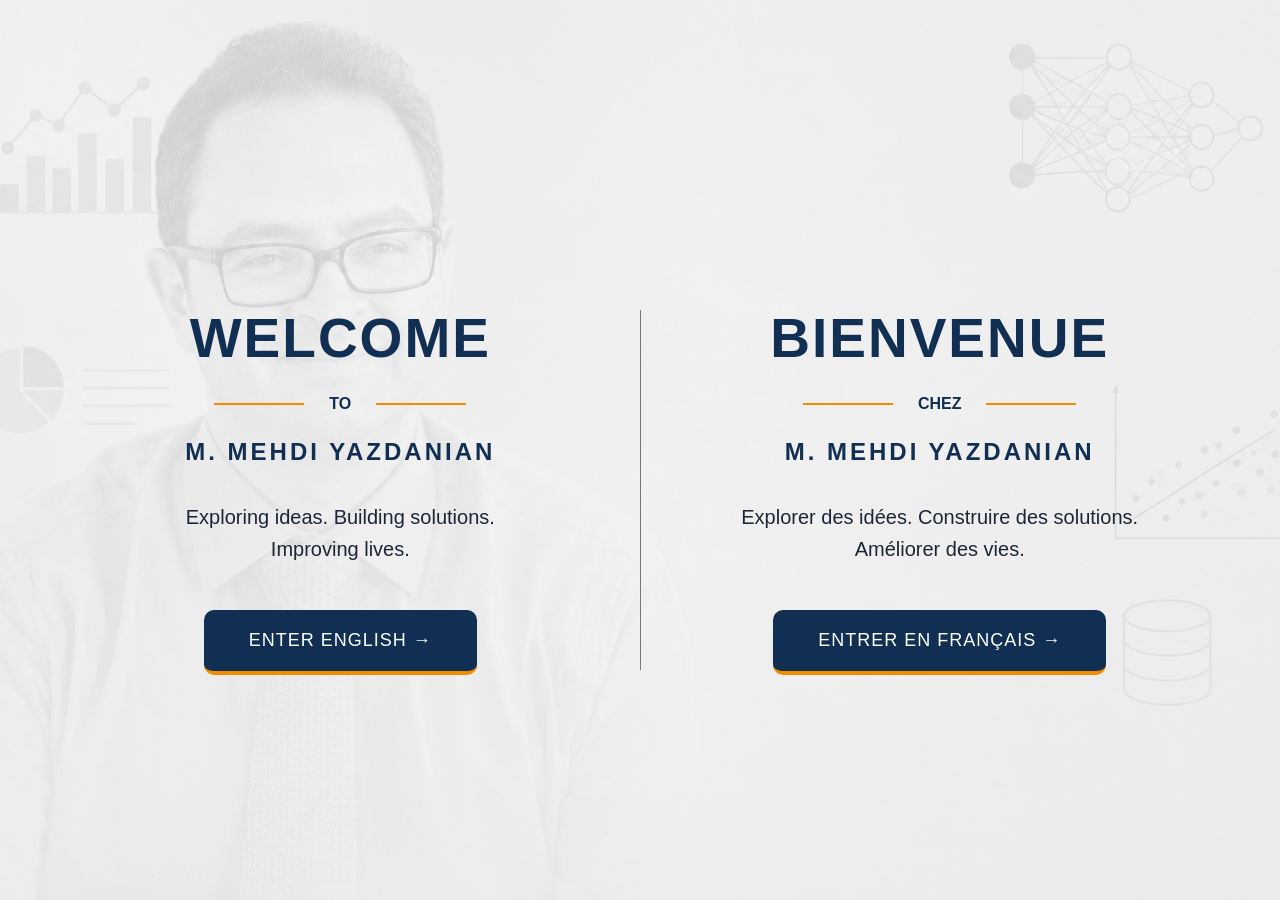
<file: index.html>
<!DOCTYPE html>
<html lang="en">

<head>

    <meta charset="UTF-8">
    <meta name="viewport" content="width=device-width, initial-scale=1.0">

    <title>M. Mehdi Yazdanian</title>

    <link rel="stylesheet" href="style.css">

</head>


<body>


<section class="welcome-page">


    <div class="overlay"></div>


    <!-- <div class="top-logo">

        <div class="logo">
            M<span>Y</span>
        </div>

        <h2>
            M. MEHDI YAZDANIAN
        </h2>

    </div> -->



    <div class="language-container">


        <!-- English -->

        <div class="language-box">


            <h1>
                WELCOME
            </h1>


            <div class="line">

                <span></span>

                TO

                <span></span>

            </div>



            <h2>
                M. MEHDI YAZDANIAN
            </h2>



            <p>
                Exploring ideas. Building solutions.<br>
                Improving lives.
            </p>



            <a href="en/home.html" class="button">

                ENTER ENGLISH →

            </a>


        </div>





        <div class="divider"></div>





        <!-- French -->


        <div class="language-box">


            <h1>
                BIENVENUE
            </h1>


            <div class="line">

                <span></span>

                CHEZ

                <span></span>

            </div>



            <h2>
                M. MEHDI YAZDANIAN
            </h2>



            <p>
                Explorer des idées. Construire des solutions.<br>
                Améliorer des vies.
            </p>



            <a href="fr/home.html" class="button">

                ENTRER EN FRANÇAIS →

            </a>


        </div>



    </div>



</section>



</body>

</html>
</file>
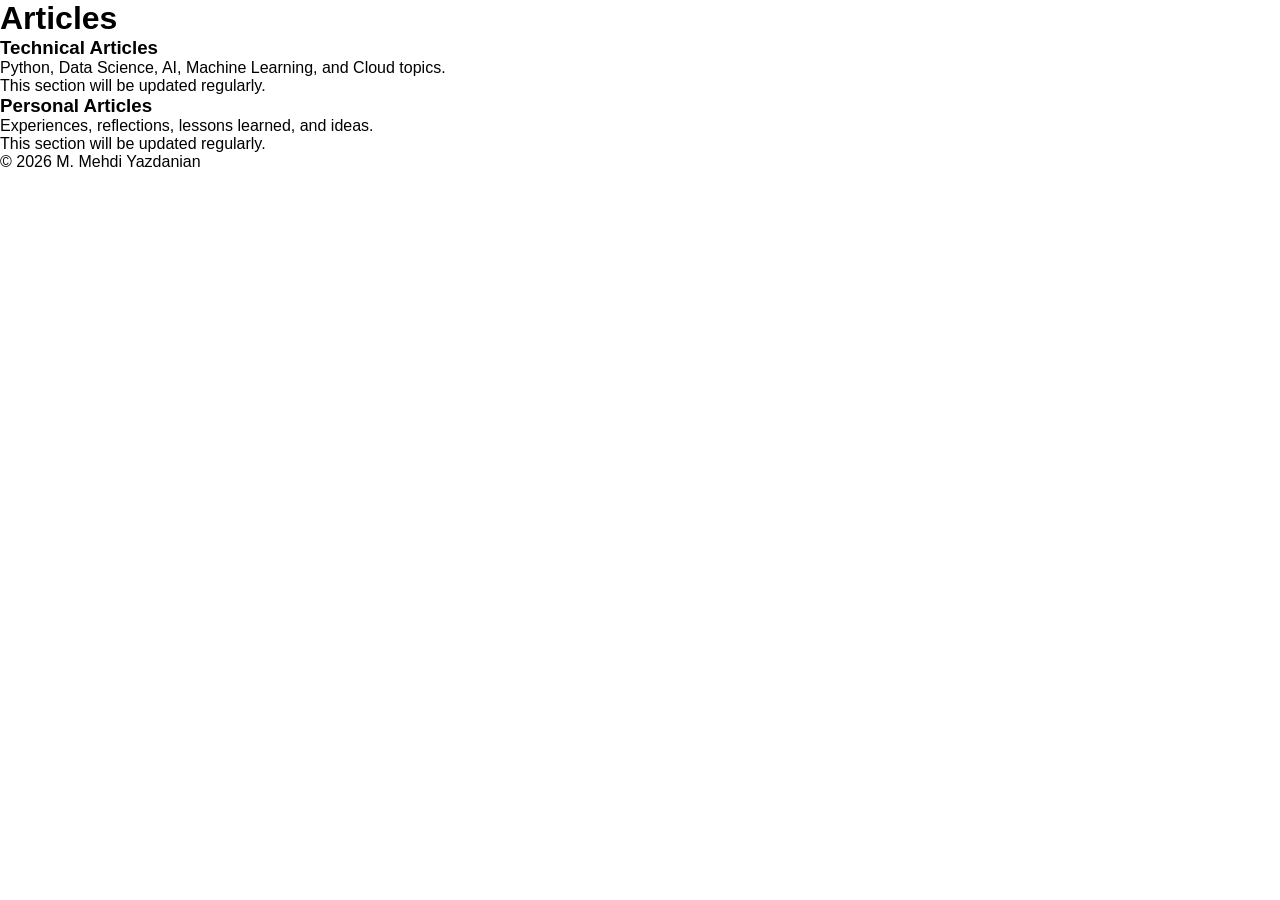
<file: en/articles.html>
<!DOCTYPE html>
<html lang="en">

<head>
    <meta charset="UTF-8">
    <title>Articles</title>
    <link rel="stylesheet" href="../style.css">
</head>

<body>

<header>

    <h1>Articles</h1>

</header>

<section class="cards">

    <div class="card">

        <h3>Technical Articles</h3>

        <p>
            Python, Data Science, AI,
            Machine Learning, and Cloud topics.
        </p>

        <p>
            This section will be updated regularly.
        </p>

    </div>

    <div class="card">

        <h3>Personal Articles</h3>

        <p>
            Experiences, reflections,
            lessons learned, and ideas.
        </p>

        <p>
            This section will be updated regularly.
        </p>

    </div>

</section>

<footer>
    <p>© 2026 M. Mehdi Yazdanian</p>
</footer>

</body>
</html>
</file>
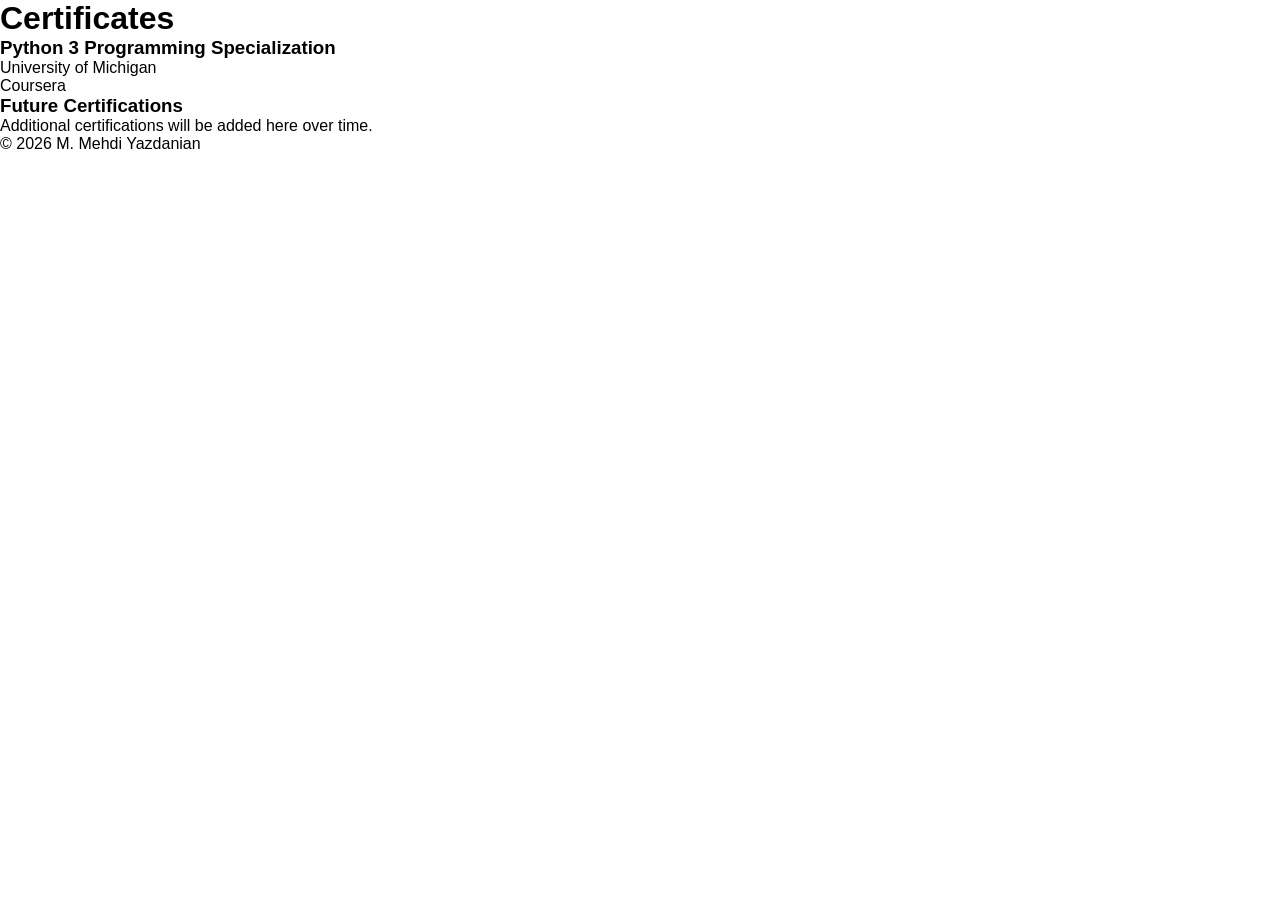
<file: en/certificates.html>
<!DOCTYPE html>
<html lang="en">

<head>
    <meta charset="UTF-8">
    <title>Certificates</title>
    <link rel="stylesheet" href="../style.css">
</head>

<body>

<header>
    <h1>Certificates</h1>
</header>

<section class="cards">

    <div class="card">

        <h3>
            Python 3 Programming Specialization
        </h3>

        <p>
            University of Michigan
        </p>

        <p>
            Coursera
        </p>

    </div>

    <div class="card">

        <h3>
            Future Certifications
        </h3>

        <p>
            Additional certifications will
            be added here over time.
        </p>

    </div>

</section>

<footer>
    <p>© 2026 M. Mehdi Yazdanian</p>
</footer>

</body>
</html>
</file>
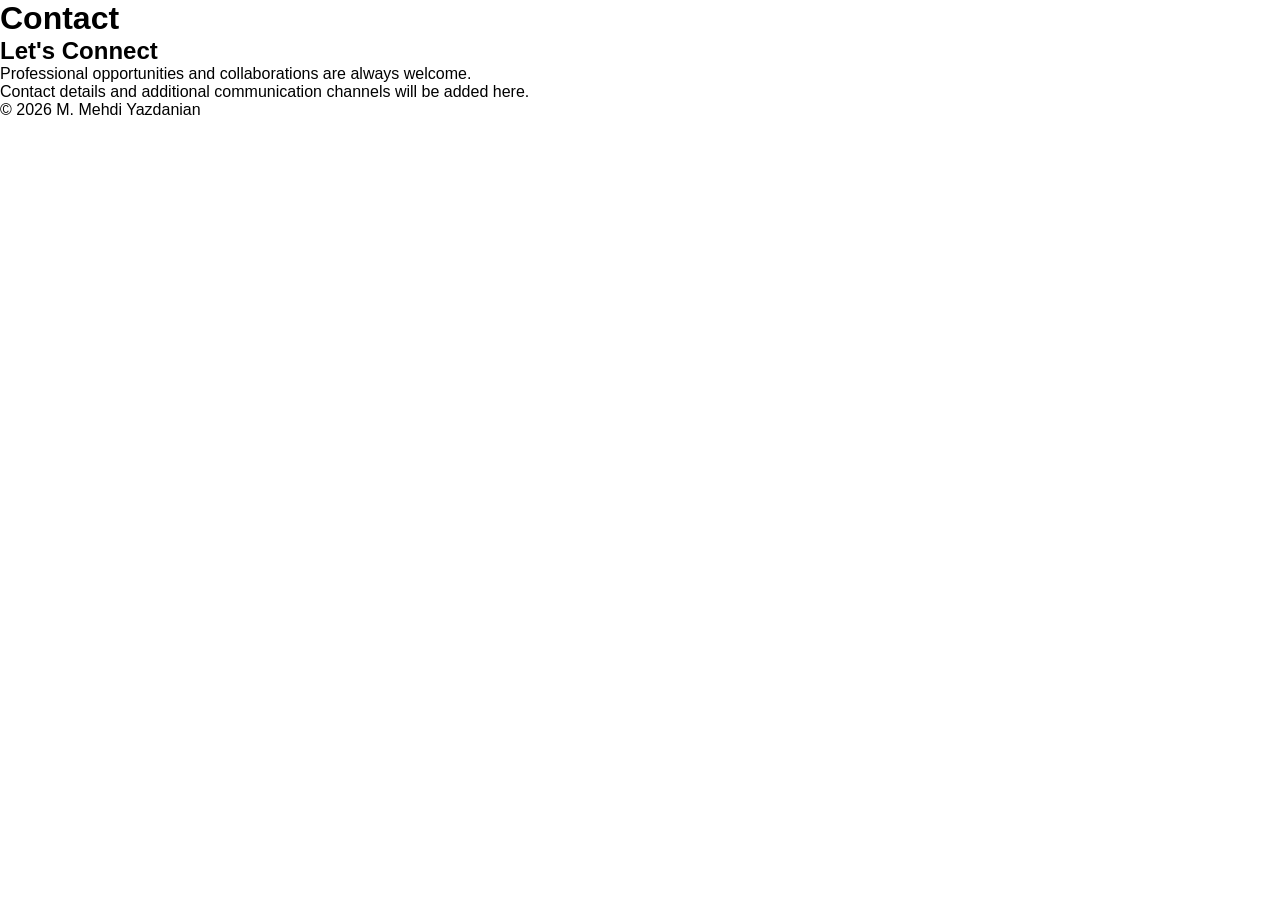
<file: en/contact.html>
<!DOCTYPE html>
<html lang="en">

<head>
    <meta charset="UTF-8">
    <title>Contact</title>
    <link rel="stylesheet" href="../style.css">
</head>

<body>

<header>
    <h1>Contact</h1>
</header>

<section class="coming-soon">

    <h2>Let's Connect</h2>

    <p>
        Professional opportunities and
        collaborations are always welcome.
    </p>

    <p>
        Contact details and additional
        communication channels will be added here.
    </p>

</section>

<footer>
    <p>© 2026 M. Mehdi Yazdanian</p>
</footer>

</body>
</html>
</file>
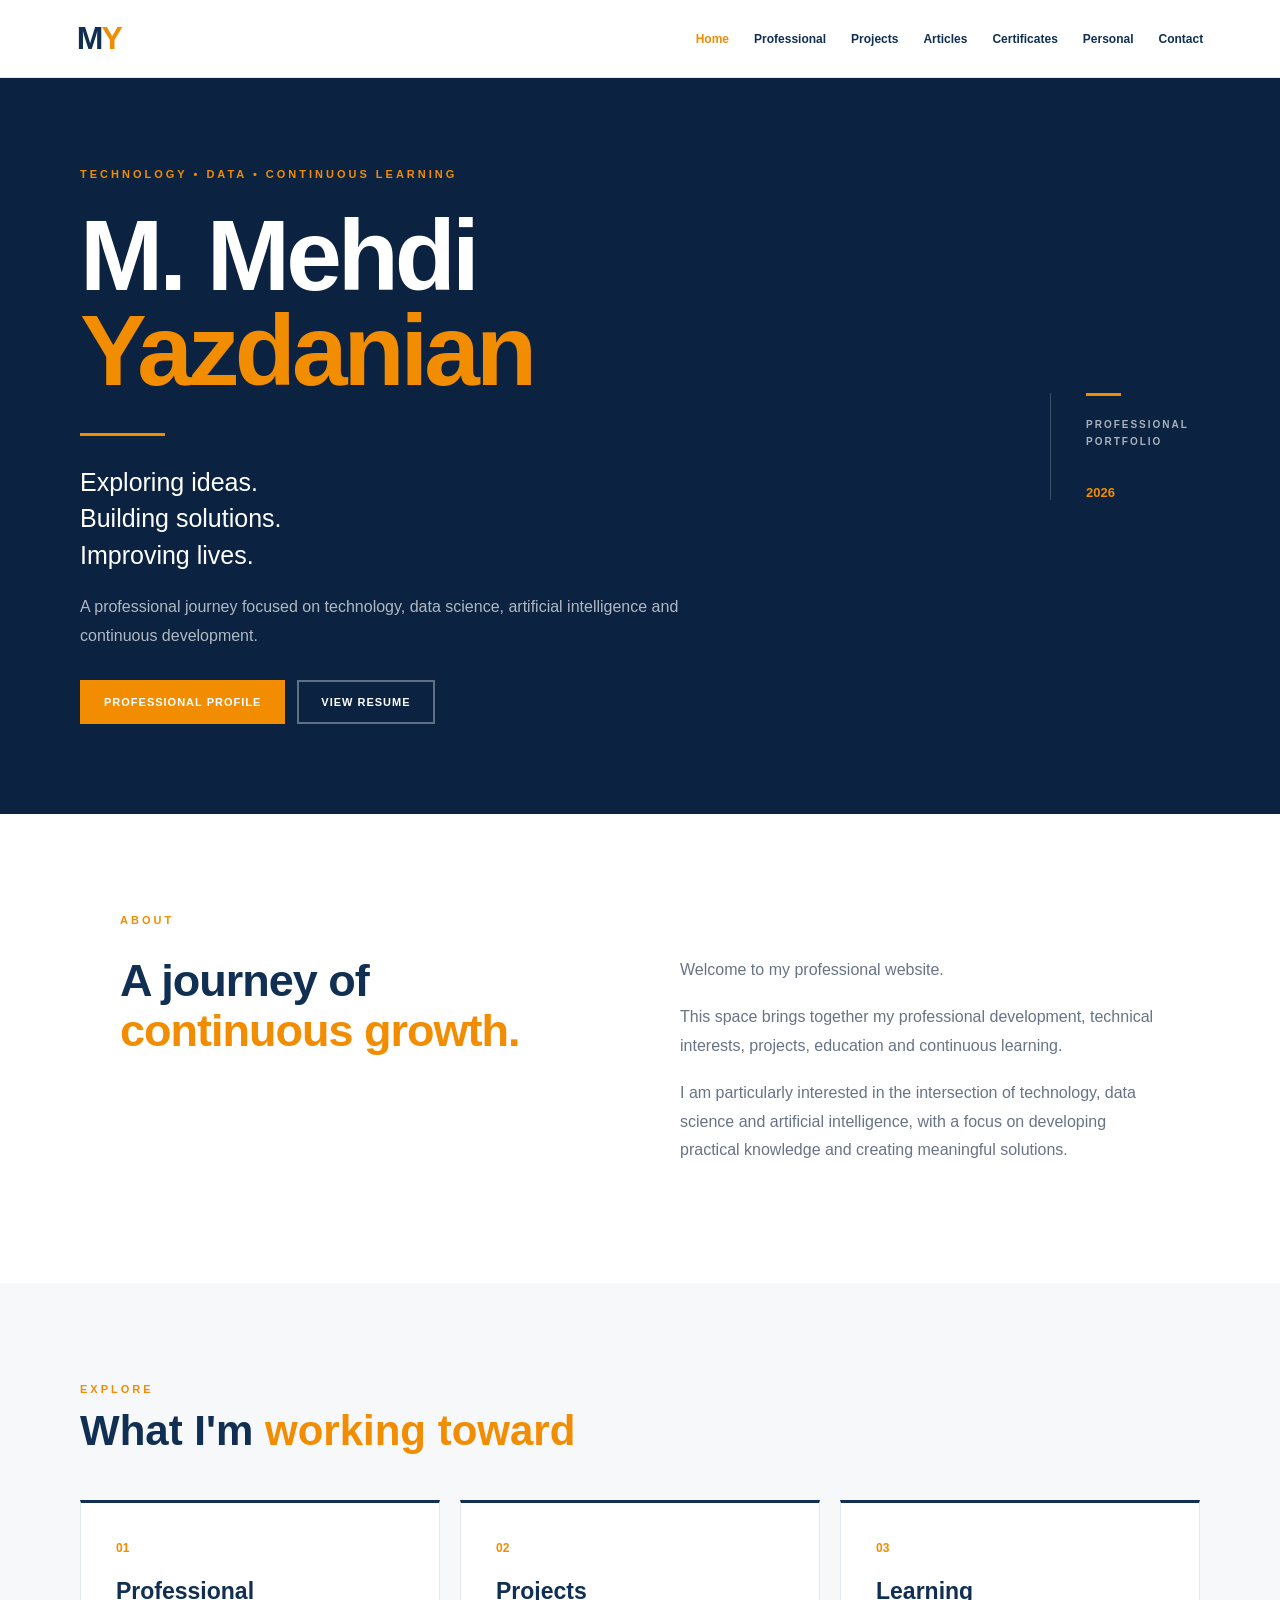
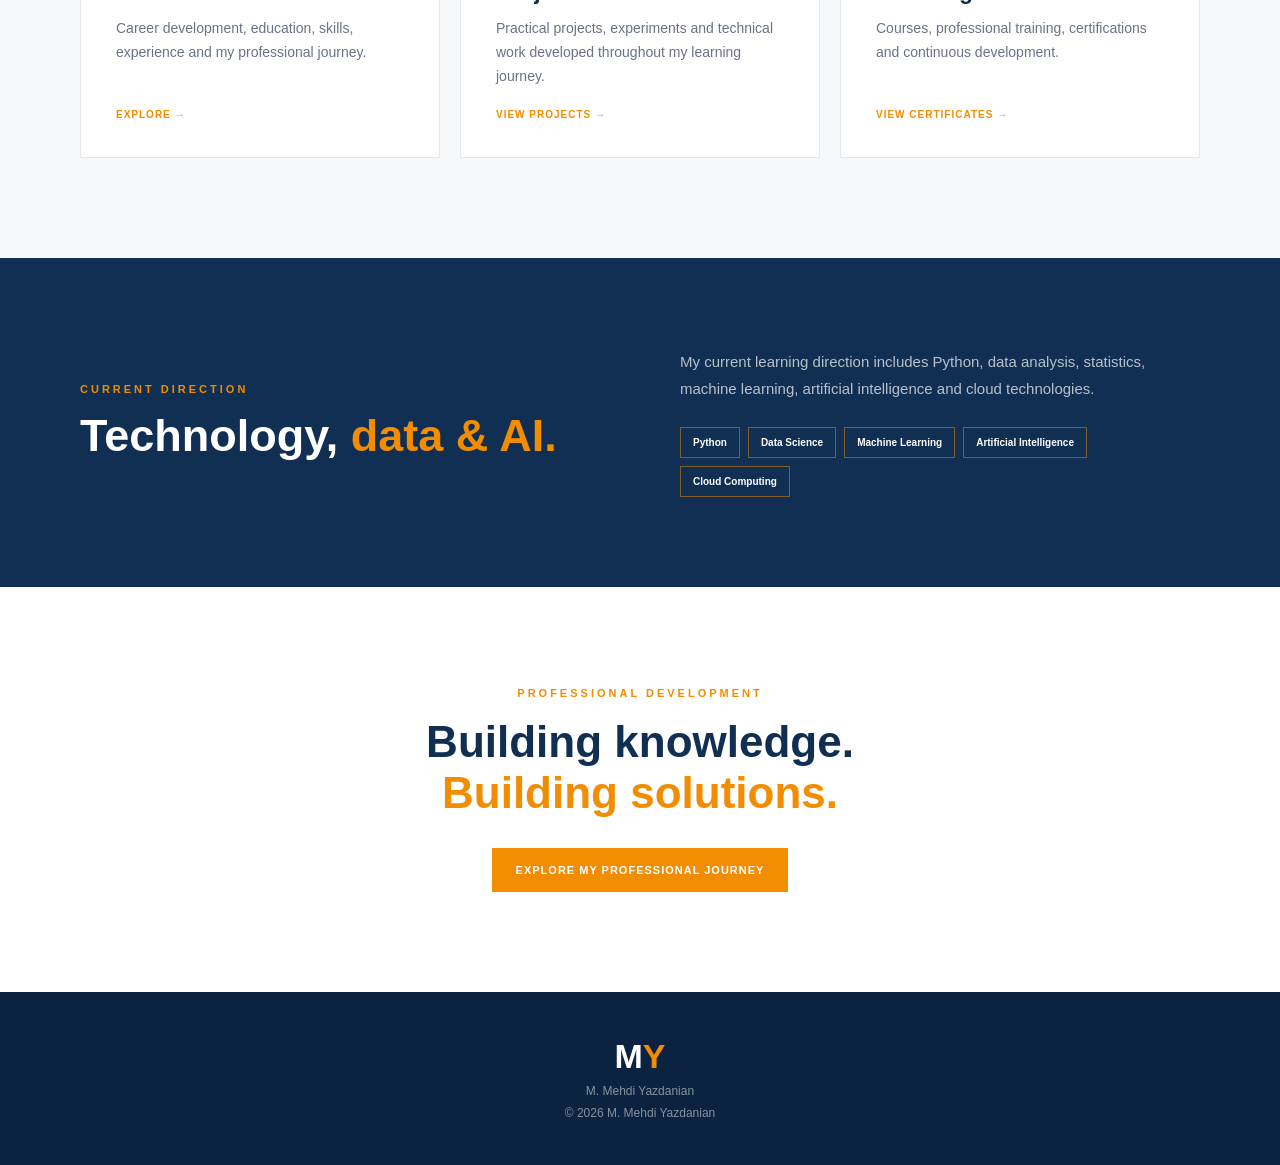
<file: en/home.html>
<!DOCTYPE html>
<html lang="en">

<head>

    <meta charset="UTF-8">

    <meta name="viewport"
          content="width=device-width, initial-scale=1.0">

    <title>Home | M. Mehdi Yazdanian</title>

    <link rel="stylesheet" href="../style.css">

</head>


<body class="professional-home">


    <!-- =========================
         NAVIGATION
    ========================== -->

    <header class="home-header">

        <a href="home.html" class="home-logo">
            M<span>Y</span>
        </a>


        <nav>

            <a href="home.html" class="active">
                Home
            </a>

            <a href="professional.html">
                Professional
            </a>

            <a href="projects.html">
                Projects
            </a>

            <a href="articles.html">
                Articles
            </a>

            <a href="certificates.html">
                Certificates
            </a>

            <a href="personal.html">
                Personal
            </a>

            <a href="contact.html">
                Contact
            </a>

        </nav>

    </header>



    <main>


        <!-- =========================
             HERO
        ========================== -->

        <section class="home-hero">


            <div class="home-hero-inner">


                <div class="home-hero-content">

                    <p class="home-eyebrow">
                        TECHNOLOGY • DATA • CONTINUOUS LEARNING
                    </p>


                    <h1>
                        M. Mehdi<br>
                        <span>Yazdanian</span>
                    </h1>


                    <div class="home-accent-line"></div>


                    <p class="home-tagline">
                        Exploring ideas.<br>
                        Building solutions.<br>
                        Improving lives.
                    </p>


                    <p class="home-introduction">

                        A professional journey focused on technology,
                        data science, artificial intelligence and
                        continuous development.

                    </p>


                    <div class="home-actions">

                        <a href="professional.html"
                           class="home-button home-button-primary">

                            PROFESSIONAL PROFILE

                        </a>


                        <a href="../resume.pdf"
                           target="_blank"
                           class="home-button home-button-secondary">

                            VIEW RESUME

                        </a>

                    </div>

                </div>


                <div class="home-hero-side">

                    <div class="home-side-line"></div>

                    <p>
                        PROFESSIONAL<br>
                        PORTFOLIO
                    </p>

                    <span>
                        2026
                    </span>

                </div>


            </div>

        </section>



        <!-- =========================
             INTRODUCTION
        ========================== -->

        <section class="home-intro-section">


            <div class="home-section-label">
                ABOUT
            </div>


            <div class="home-intro-grid">


                <div>

                    <h2>
                        A journey of<br>
                        <span>continuous growth.</span>
                    </h2>

                </div>


                <div>

                    <p>

                        Welcome to my professional website.

                    </p>


                    <p>

                        This space brings together my professional
                        development, technical interests, projects,
                        education and continuous learning.

                    </p>


                    <p>

                        I am particularly interested in the intersection
                        of technology, data science and artificial
                        intelligence, with a focus on developing practical
                        knowledge and creating meaningful solutions.

                    </p>

                </div>

            </div>

        </section>



        <!-- =========================
             THREE AREAS
        ========================== -->

        <section class="home-focus-section">


            <div class="home-section-heading">

                <p>
                    EXPLORE
                </p>

                <h2>
                    What I'm <span>working toward</span>
                </h2>

            </div>


            <div class="home-focus-grid">


                <a href="professional.html"
                   class="home-focus-card">

                    <span class="home-card-number">
                        01
                    </span>

                    <h3>
                        Professional
                    </h3>

                    <p>

                        Career development, education,
                        skills, experience and my professional
                        journey.

                    </p>

                    <strong>
                        EXPLORE →
                    </strong>

                </a>



                <a href="projects.html"
                   class="home-focus-card">

                    <span class="home-card-number">
                        02
                    </span>

                    <h3>
                        Projects
                    </h3>

                    <p>

                        Practical projects, experiments and
                        technical work developed throughout
                        my learning journey.

                    </p>

                    <strong>
                        VIEW PROJECTS →
                    </strong>

                </a>



                <a href="certificates.html"
                   class="home-focus-card">

                    <span class="home-card-number">
                        03
                    </span>

                    <h3>
                        Learning
                    </h3>

                    <p>

                        Courses, professional training,
                        certifications and continuous
                        development.

                    </p>

                    <strong>
                        VIEW CERTIFICATES →
                    </strong>

                </a>


            </div>

        </section>



        <!-- =========================
             TECHNOLOGY
        ========================== -->

        <section class="home-technology-section">


            <div class="home-technology-inner">


                <div>

                    <p class="home-section-label">
                        CURRENT DIRECTION
                    </p>


                    <h2>
                        Technology,
                        <span>data & AI.</span>
                    </h2>

                </div>


                <div class="home-technology-text">

                    <p>

                        My current learning direction includes
                        Python, data analysis, statistics, machine
                        learning, artificial intelligence and
                        cloud technologies.

                    </p>


                    <div class="home-skill-list">

                        <span>Python</span>
                        <span>Data Science</span>
                        <span>Machine Learning</span>
                        <span>Artificial Intelligence</span>
                        <span>Cloud Computing</span>

                    </div>

                </div>


            </div>

        </section>



        <!-- =========================
             FINAL CTA
        ========================== -->

        <section class="home-final-section">


            <p>
                PROFESSIONAL DEVELOPMENT
            </p>


            <h2>
                Building knowledge.<br>
                <span>Building solutions.</span>
            </h2>


            <a href="professional.html"
               class="home-button home-button-primary">

                EXPLORE MY PROFESSIONAL JOURNEY

            </a>

        </section>


    </main>



    <!-- =========================
         FOOTER
    ========================== -->

    <footer class="home-footer">

        <div class="home-footer-logo">
            M<span>Y</span>
        </div>


        <p>
            M. Mehdi Yazdanian
        </p>


        <p>
            © 2026 M. Mehdi Yazdanian
        </p>

    </footer>


</body>

</html>
</file>
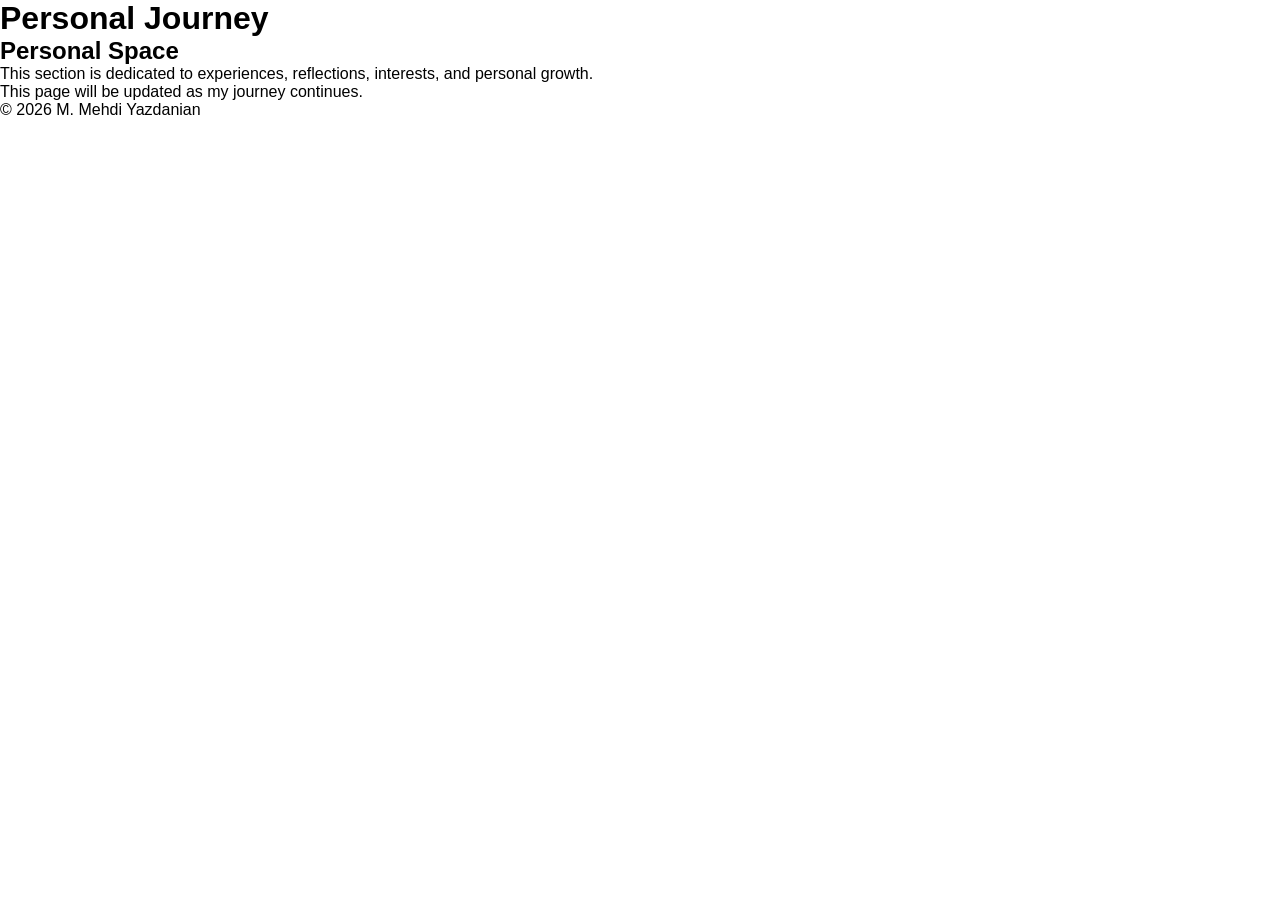
<file: en/personal.html>
<!DOCTYPE html>
<html lang="en">

<head>
    <meta charset="UTF-8">
    <title>Personal</title>
    <link rel="stylesheet" href="../style.css">
</head>

<body>

<header>

    <h1>Personal Journey</h1>

</header>

<section class="coming-soon">

    <h2>Personal Space</h2>

    <p>
        This section is dedicated to experiences,
        reflections, interests, and personal growth.
    </p>

    <p>
        This page will be updated as my journey continues.
    </p>

</section>

<footer>
    <p>© 2026 M. Mehdi Yazdanian</p>
</footer>

</body>
</html>
</file>
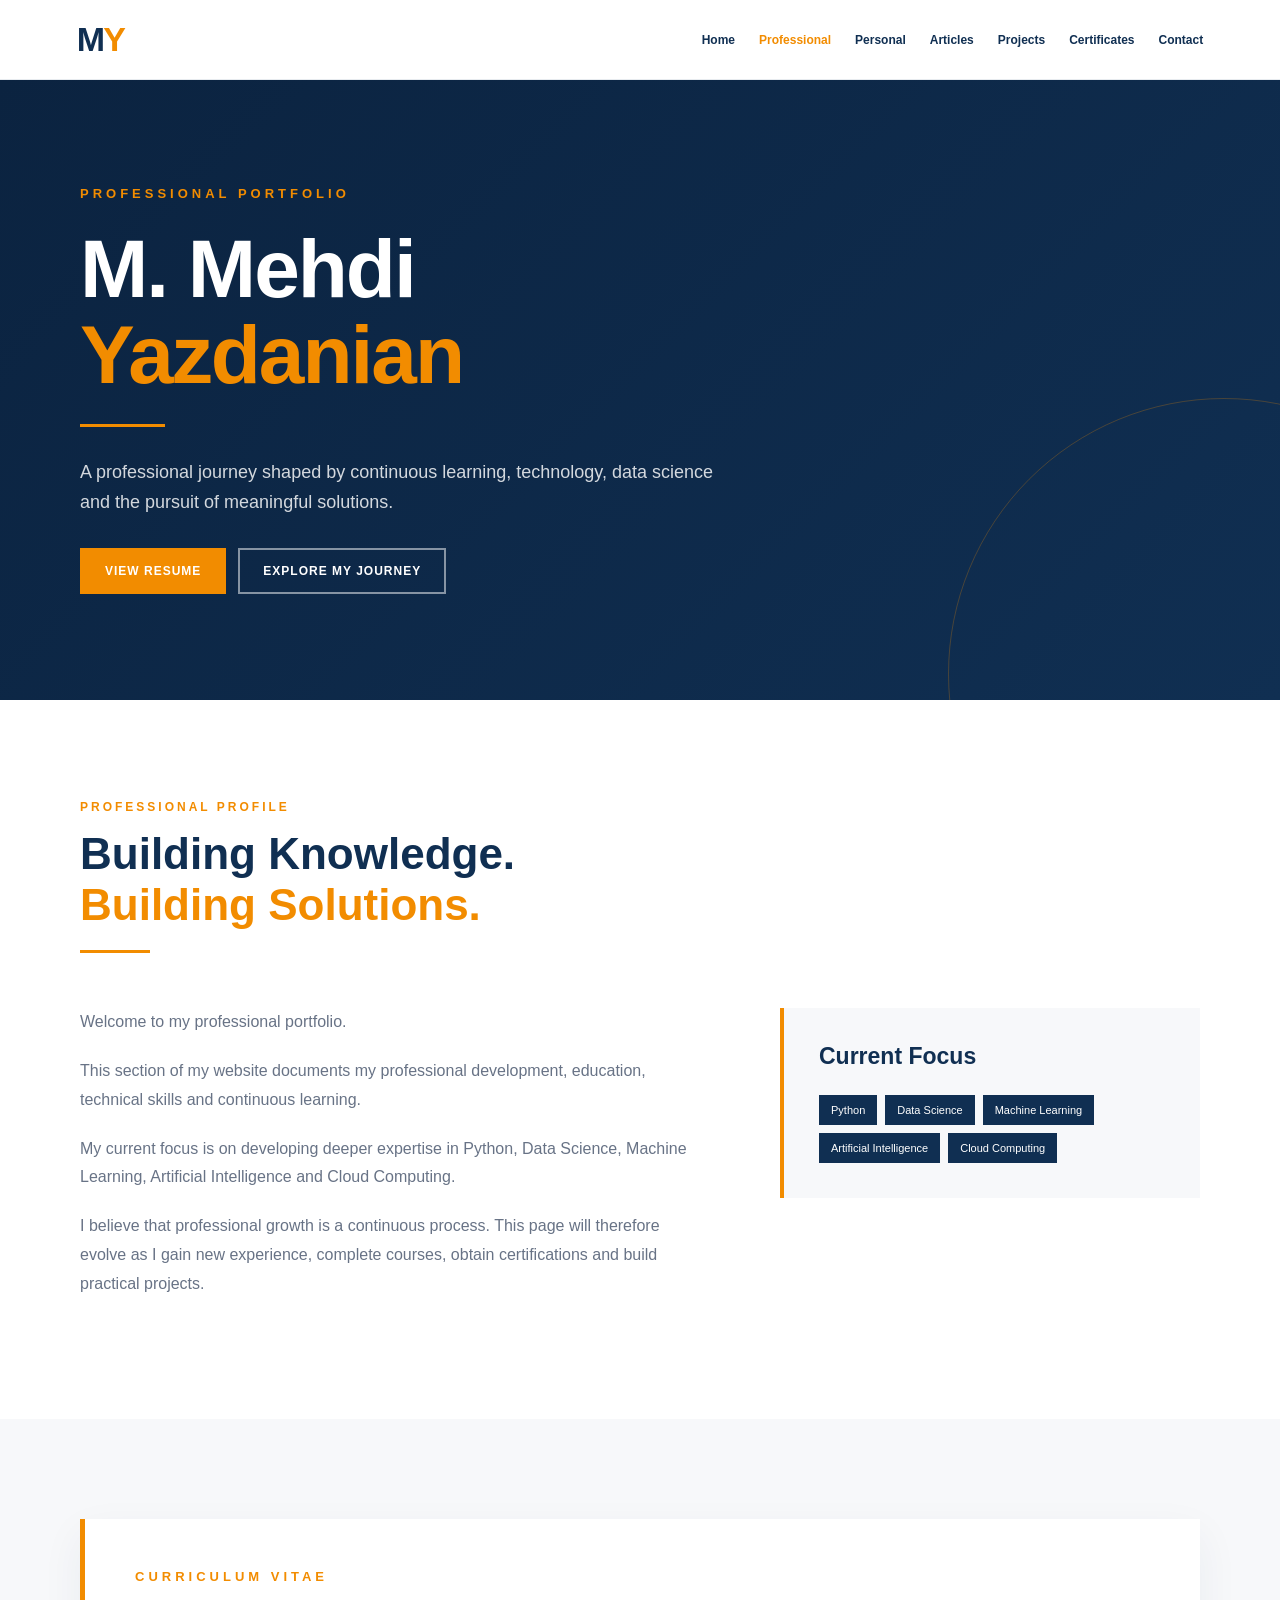
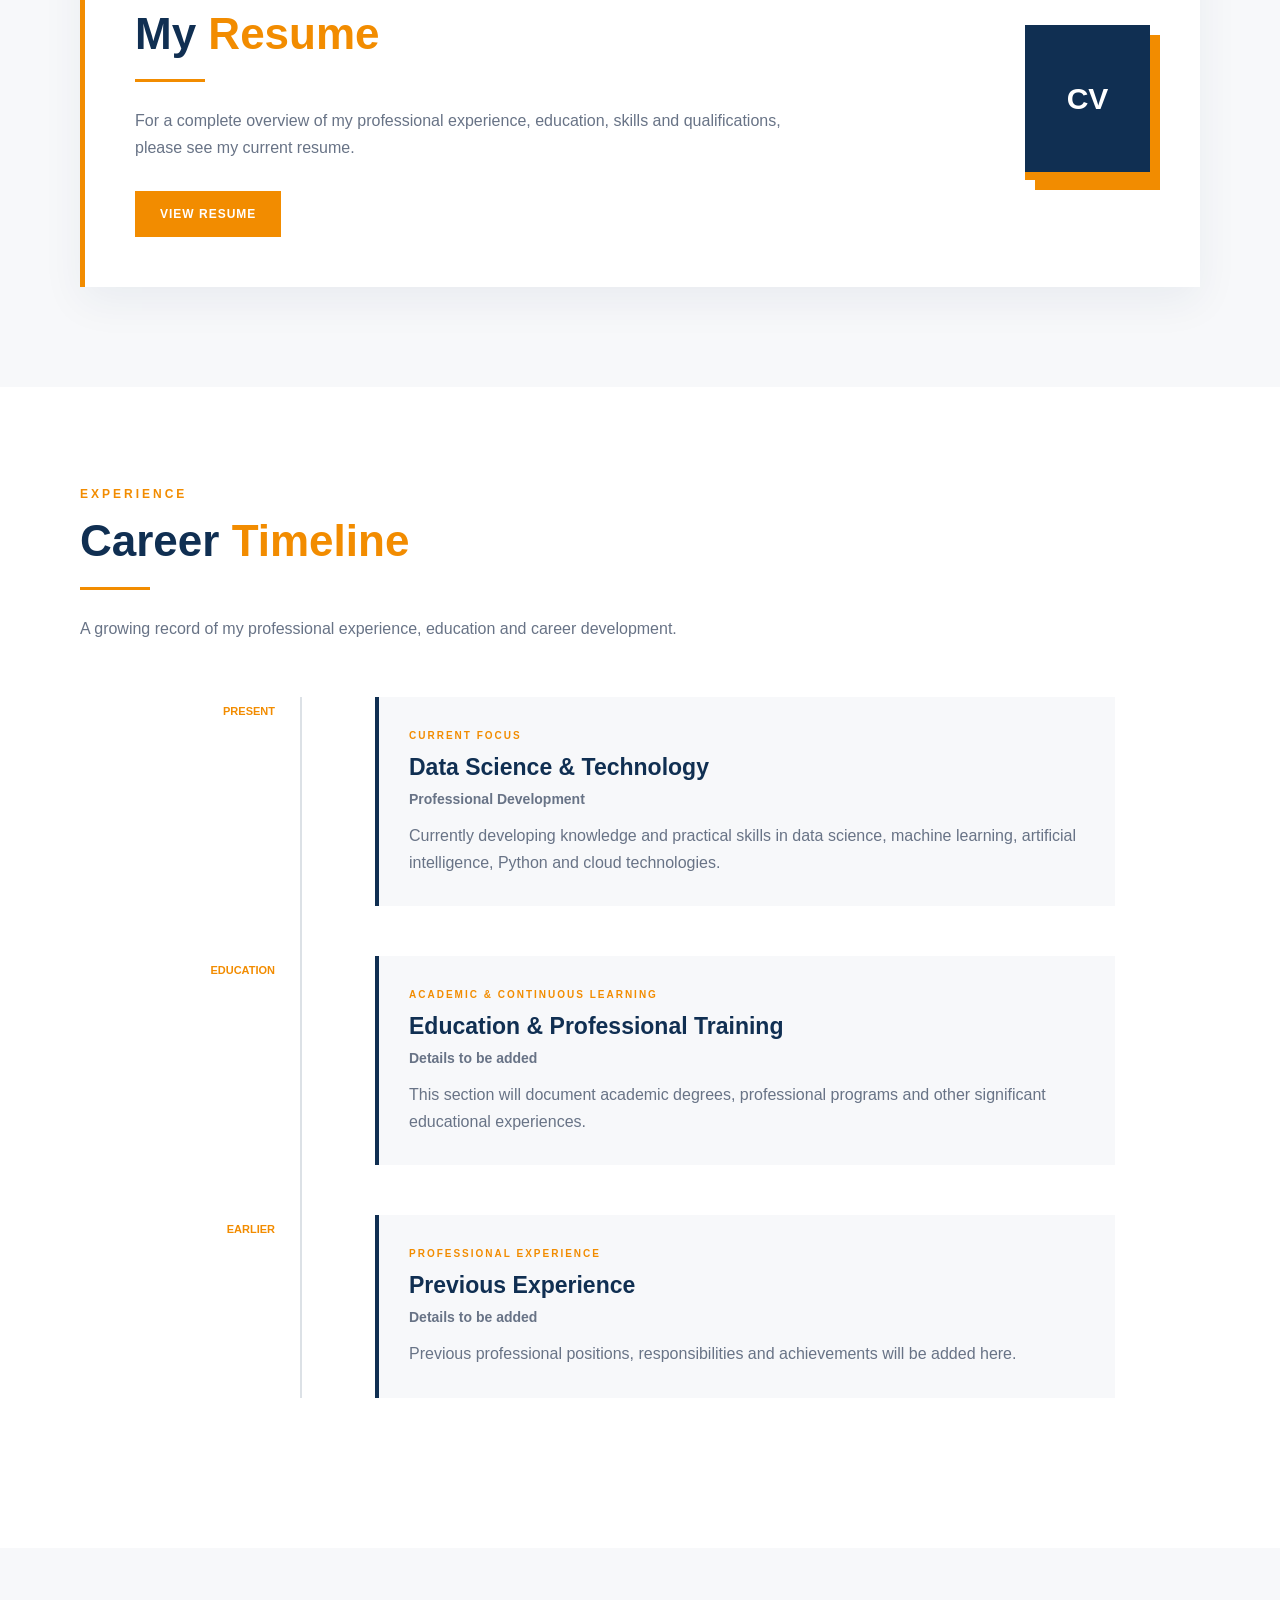
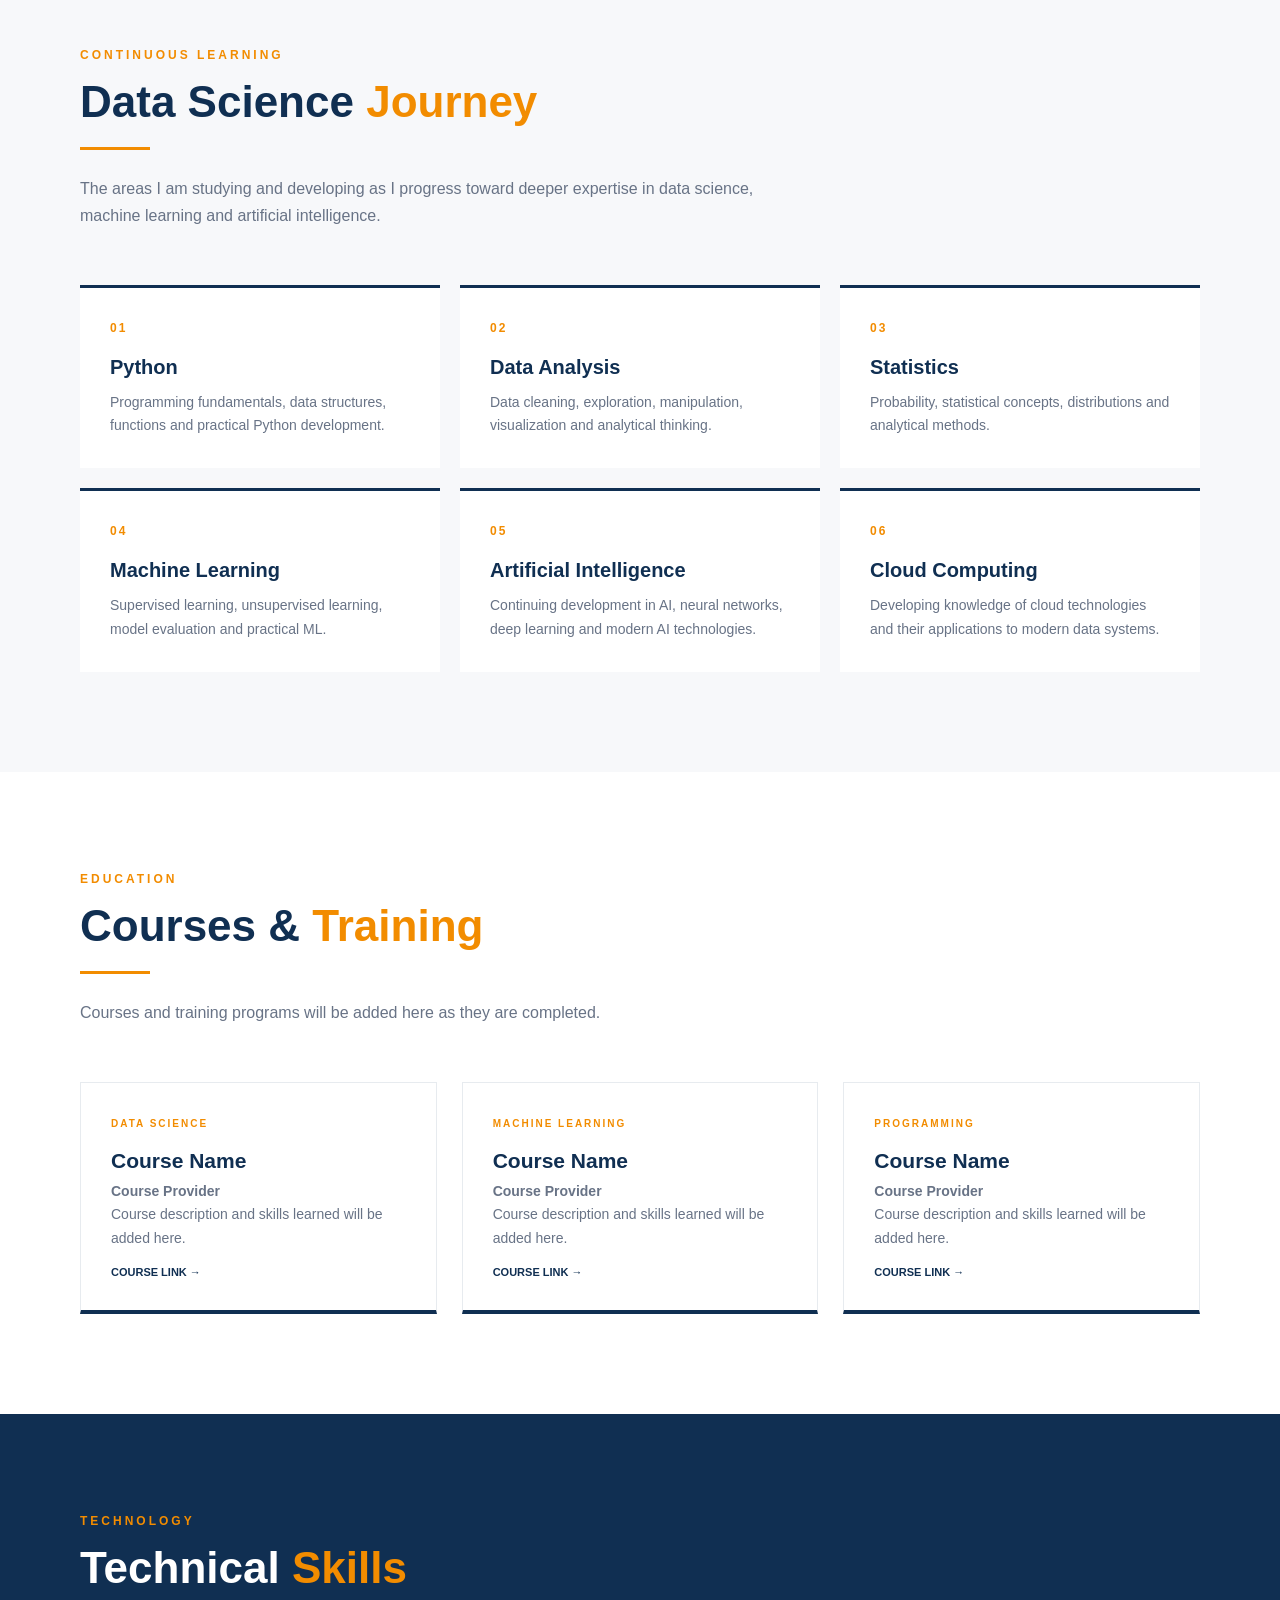
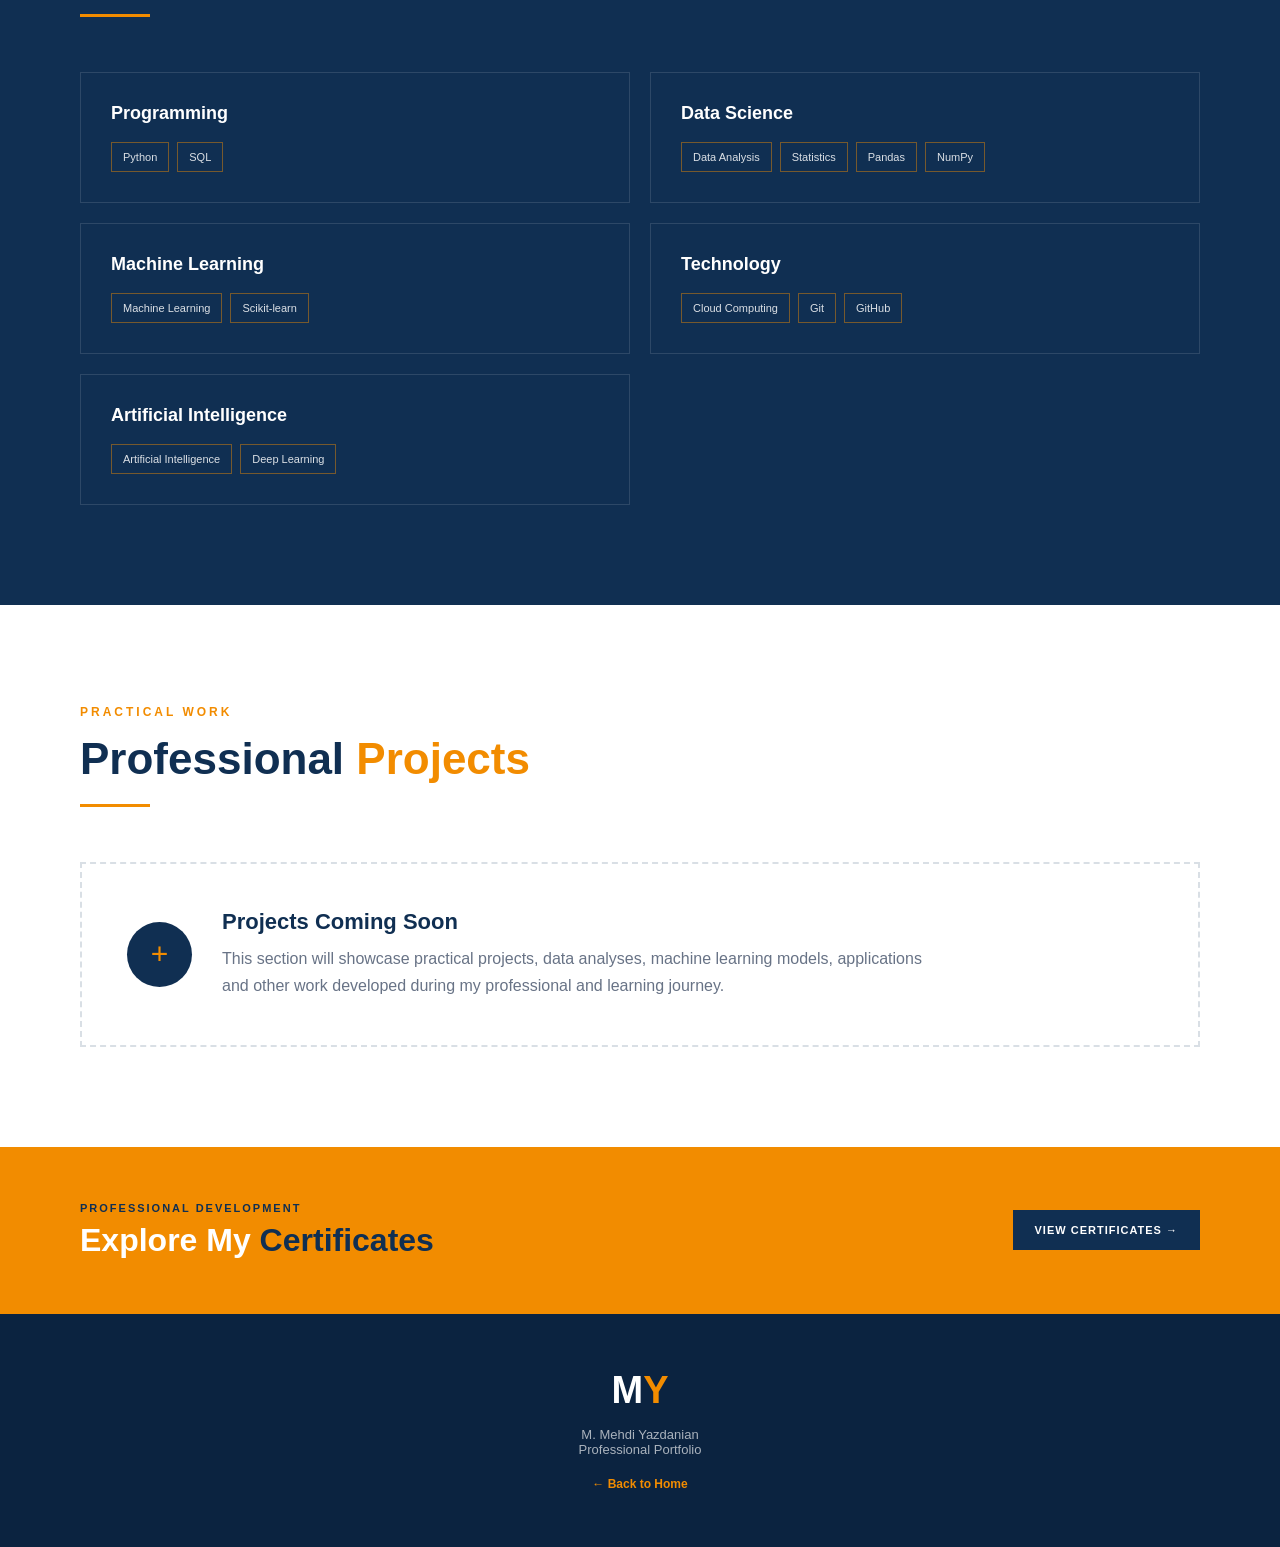
<file: en/professional.html>
<!DOCTYPE html>
<html lang="en">

<head>

    <meta charset="UTF-8">

    <meta name="viewport"
          content="width=device-width, initial-scale=1.0">

    <title>Professional | M. Mehdi Yazdanian</title>

    <link rel="stylesheet" href="../style.css">

</head>


<body class="professional-page">


    <!-- =========================
         HEADER
    ========================== -->

    <header class="professional-header">

        <div class="professional-logo">

            <a href="home.html">
                M<span>Y</span>
            </a>

        </div>


        <nav>

            <a href="home.html">
                Home
            </a>

            <a href="professional.html" class="active">
                Professional
            </a>

            <a href="personal.html">
                Personal
            </a>

            <a href="articles.html">
                Articles
            </a>

            <a href="projects.html">
                Projects
            </a>

            <a href="certificates.html">
                Certificates
            </a>

            <a href="contact.html">
                Contact
            </a>

        </nav>

    </header>



    <main>


        <!-- =========================
             HERO
        ========================== -->

        <section class="professional-hero">

            <div class="professional-hero-content">

                <p class="professional-label">
                    PROFESSIONAL PORTFOLIO
                </p>


                <h1>
                    M. Mehdi<br>
                    <span>Yazdanian</span>
                </h1>


                <div class="professional-line">
                    <span></span>
                </div>


                <p class="professional-intro">

                    A professional journey shaped by continuous
                    learning, technology, data science and the
                    pursuit of meaningful solutions.

                </p>


                <div class="professional-buttons">

                    <a href="#resume"
                       class="professional-button primary">

                        VIEW RESUME

                    </a>


                    <a href="#learning"
                       class="professional-button secondary">

                        EXPLORE MY JOURNEY

                    </a>

                </div>

            </div>

        </section>



        <!-- =========================
             PROFILE
        ========================== -->

        <section class="professional-section">


            <div class="professional-heading">

                <p>
                    PROFESSIONAL PROFILE
                </p>

                <h2>
                    Building Knowledge.<br>
                    <span>Building Solutions.</span>
                </h2>

                <div class="professional-orange-line"></div>

            </div>


            <div class="professional-profile-grid">


                <div>

                    <p class="professional-text">

                        Welcome to my professional portfolio.

                    </p>


                    <p class="professional-text">

                        This section of my website documents my
                        professional development, education,
                        technical skills and continuous learning.

                    </p>


                    <p class="professional-text">

                        My current focus is on developing deeper
                        expertise in Python, Data Science, Machine
                        Learning, Artificial Intelligence and Cloud
                        Computing.

                    </p>


                    <p class="professional-text">

                        I believe that professional growth is a
                        continuous process. This page will therefore
                        evolve as I gain new experience, complete
                        courses, obtain certifications and build
                        practical projects.

                    </p>

                </div>


                <div class="professional-focus-box">

                    <h3>
                        Current Focus
                    </h3>


                    <div class="professional-focus-list">

                        <span>
                            Python
                        </span>

                        <span>
                            Data Science
                        </span>

                        <span>
                            Machine Learning
                        </span>

                        <span>
                            Artificial Intelligence
                        </span>

                        <span>
                            Cloud Computing
                        </span>

                    </div>

                </div>

            </div>

        </section>



        <!-- =========================
             RESUME
        ========================== -->

        <section id="resume"
                 class="professional-section professional-resume-section">


            <div class="professional-resume-box">


                <div>

                    <p class="professional-label">
                        CURRICULUM VITAE
                    </p>


                    <h2>
                        My <span>Resume</span>
                    </h2>


                    <div class="professional-orange-line"></div>


                    <p>

                        For a complete overview of my professional
                        experience, education, skills and
                        qualifications, please see my current resume.

                    </p>


                    <div class="professional-buttons">


                        <a href="../resume.pdf"
                           target="_blank"
                           class="professional-button primary">

                            VIEW RESUME

                        </a>


                        <a href="../resume.pdf"
                           download
                           class="professional-button secondary">

                            DOWNLOAD PDF

                        </a>


                    </div>

                </div>


                <div class="professional-cv-icon">

                    <span>
                        CV
                    </span>

                </div>


            </div>

        </section>



        <!-- =========================
             CAREER
        ========================== -->

        <section class="professional-section">


            <div class="professional-heading">

                <p>
                    EXPERIENCE
                </p>

                <h2>
                    Career <span>Timeline</span>
                </h2>

                <div class="professional-orange-line"></div>

                <p class="professional-heading-description">

                    A growing record of my professional experience,
                    education and career development.

                </p>

            </div>


            <div class="professional-timeline">


                <div class="professional-timeline-item">

                    <div class="professional-timeline-date">
                        PRESENT
                    </div>


                    <div class="professional-timeline-content">

                        <p>
                            CURRENT FOCUS
                        </p>

                        <h3>
                            Data Science & Technology
                        </h3>

                        <h4>
                            Professional Development
                        </h4>

                        <p>

                            Currently developing knowledge and
                            practical skills in data science,
                            machine learning, artificial intelligence,
                            Python and cloud technologies.

                        </p>

                    </div>

                </div>



                <div class="professional-timeline-item">

                    <div class="professional-timeline-date">
                        EDUCATION
                    </div>


                    <div class="professional-timeline-content">

                        <p>
                            ACADEMIC & CONTINUOUS LEARNING
                        </p>

                        <h3>
                            Education & Professional Training
                        </h3>

                        <h4>
                            Details to be added
                        </h4>

                        <p>

                            This section will document academic
                            degrees, professional programs and
                            other significant educational experiences.

                        </p>

                    </div>

                </div>



                <div class="professional-timeline-item">

                    <div class="professional-timeline-date">
                        EARLIER
                    </div>


                    <div class="professional-timeline-content">

                        <p>
                            PROFESSIONAL EXPERIENCE
                        </p>

                        <h3>
                            Previous Experience
                        </h3>

                        <h4>
                            Details to be added
                        </h4>

                        <p>

                            Previous professional positions,
                            responsibilities and achievements will
                            be added here.

                        </p>

                    </div>

                </div>


            </div>

        </section>



        <!-- =========================
             LEARNING JOURNEY
        ========================== -->

        <section id="learning"
                 class="professional-section professional-learning-section">


            <div class="professional-heading">

                <p>
                    CONTINUOUS LEARNING
                </p>

                <h2>
                    Data Science <span>Journey</span>
                </h2>

                <div class="professional-orange-line"></div>

                <p class="professional-heading-description">

                    The areas I am studying and developing as I
                    progress toward deeper expertise in data science,
                    machine learning and artificial intelligence.

                </p>

            </div>


            <div class="professional-learning-grid">


                <div class="professional-learning-card">

                    <span>
                        01
                    </span>

                    <h3>
                        Python
                    </h3>

                    <p>

                        Programming fundamentals, data structures,
                        functions and practical Python development.

                    </p>

                </div>



                <div class="professional-learning-card">

                    <span>
                        02
                    </span>

                    <h3>
                        Data Analysis
                    </h3>

                    <p>

                        Data cleaning, exploration, manipulation,
                        visualization and analytical thinking.

                    </p>

                </div>



                <div class="professional-learning-card">

                    <span>
                        03
                    </span>

                    <h3>
                        Statistics
                    </h3>

                    <p>

                        Probability, statistical concepts,
                        distributions and analytical methods.

                    </p>

                </div>



                <div class="professional-learning-card">

                    <span>
                        04
                    </span>

                    <h3>
                        Machine Learning
                    </h3>

                    <p>

                        Supervised learning, unsupervised learning,
                        model evaluation and practical ML.

                    </p>

                </div>



                <div class="professional-learning-card">

                    <span>
                        05
                    </span>

                    <h3>
                        Artificial Intelligence
                    </h3>

                    <p>

                        Continuing development in AI, neural networks,
                        deep learning and modern AI technologies.

                    </p>

                </div>



                <div class="professional-learning-card">

                    <span>
                        06
                    </span>

                    <h3>
                        Cloud Computing
                    </h3>

                    <p>

                        Developing knowledge of cloud technologies
                        and their applications to modern data systems.

                    </p>

                </div>


            </div>

        </section>



        <!-- =========================
             COURSES
        ========================== -->

        <section class="professional-section">


            <div class="professional-heading">

                <p>
                    EDUCATION
                </p>

                <h2>
                    Courses & <span>Training</span>
                </h2>

                <div class="professional-orange-line"></div>

                <p class="professional-heading-description">

                    Courses and training programs will be added here
                    as they are completed.

                </p>

            </div>


            <div class="professional-course-grid">


                <div class="professional-course-card">

                    <span>
                        DATA SCIENCE
                    </span>

                    <h3>
                        Course Name
                    </h3>

                    <p class="professional-course-provider">
                        Course Provider
                    </p>

                    <p>

                        Course description and skills learned
                        will be added here.

                    </p>

                    <a href="#">
                        COURSE LINK →
                    </a>

                </div>



                <div class="professional-course-card">

                    <span>
                        MACHINE LEARNING
                    </span>

                    <h3>
                        Course Name
                    </h3>

                    <p class="professional-course-provider">
                        Course Provider
                    </p>

                    <p>

                        Course description and skills learned
                        will be added here.

                    </p>

                    <a href="#">
                        COURSE LINK →
                    </a>

                </div>



                <div class="professional-course-card">

                    <span>
                        PROGRAMMING
                    </span>

                    <h3>
                        Course Name
                    </h3>

                    <p class="professional-course-provider">
                        Course Provider
                    </p>

                    <p>

                        Course description and skills learned
                        will be added here.

                    </p>

                    <a href="#">
                        COURSE LINK →
                    </a>

                </div>


            </div>

        </section>



        <!-- =========================
             SKILLS
        ========================== -->

        <section class="professional-section professional-skills-section">


            <div class="professional-heading">

                <p>
                    TECHNOLOGY
                </p>

                <h2>
                    Technical <span>Skills</span>
                </h2>

                <div class="professional-orange-line"></div>

            </div>


            <div class="professional-skills-grid">


                <div>

                    <h3>
                        Programming
                    </h3>

                    <div class="professional-skill-tags">

                        <span>Python</span>
                        <span>SQL</span>

                    </div>

                </div>



                <div>

                    <h3>
                        Data Science
                    </h3>

                    <div class="professional-skill-tags">

                        <span>Data Analysis</span>
                        <span>Statistics</span>
                        <span>Pandas</span>
                        <span>NumPy</span>

                    </div>

                </div>



                <div>

                    <h3>
                        Machine Learning
                    </h3>

                    <div class="professional-skill-tags">

                        <span>Machine Learning</span>
                        <span>Scikit-learn</span>

                    </div>

                </div>



                <div>

                    <h3>
                        Technology
                    </h3>

                    <div class="professional-skill-tags">

                        <span>Cloud Computing</span>
                        <span>Git</span>
                        <span>GitHub</span>

                    </div>

                </div>



                <div>

                    <h3>
                        Artificial Intelligence
                    </h3>

                    <div class="professional-skill-tags">

                        <span>Artificial Intelligence</span>
                        <span>Deep Learning</span>

                    </div>

                </div>


            </div>

        </section>



        <!-- =========================
             FUTURE PROJECTS
        ========================== -->

        <section class="professional-section">


            <div class="professional-heading">

                <p>
                    PRACTICAL WORK
                </p>

                <h2>
                    Professional <span>Projects</span>
                </h2>

                <div class="professional-orange-line"></div>

            </div>


            <div class="professional-project-placeholder">

                <div class="professional-project-plus">
                    +
                </div>


                <div>

                    <h3>
                        Projects Coming Soon
                    </h3>

                    <p>

                        This section will showcase practical projects,
                        data analyses, machine learning models,
                        applications and other work developed during
                        my professional and learning journey.

                    </p>

                </div>

            </div>

        </section>



        <!-- =========================
             CERTIFICATES LINK
        ========================== -->

        <section class="professional-certificates-banner">


            <div>

                <p>
                    PROFESSIONAL DEVELOPMENT
                </p>

                <h2>
                    Explore My <span>Certificates</span>
                </h2>

            </div>


            <a href="certificates.html">

                VIEW CERTIFICATES →

            </a>


        </section>


    </main>



    <!-- =========================
         FOOTER
    ========================== -->

    <footer class="professional-footer">

        <div class="professional-footer-logo">

            M<span>Y</span>

        </div>


        <p>
            M. Mehdi Yazdanian
        </p>


        <p>
            Professional Portfolio
        </p>


        <a href="home.html">
            ← Back to Home
        </a>

    </footer>


</body>

</html>
</file>
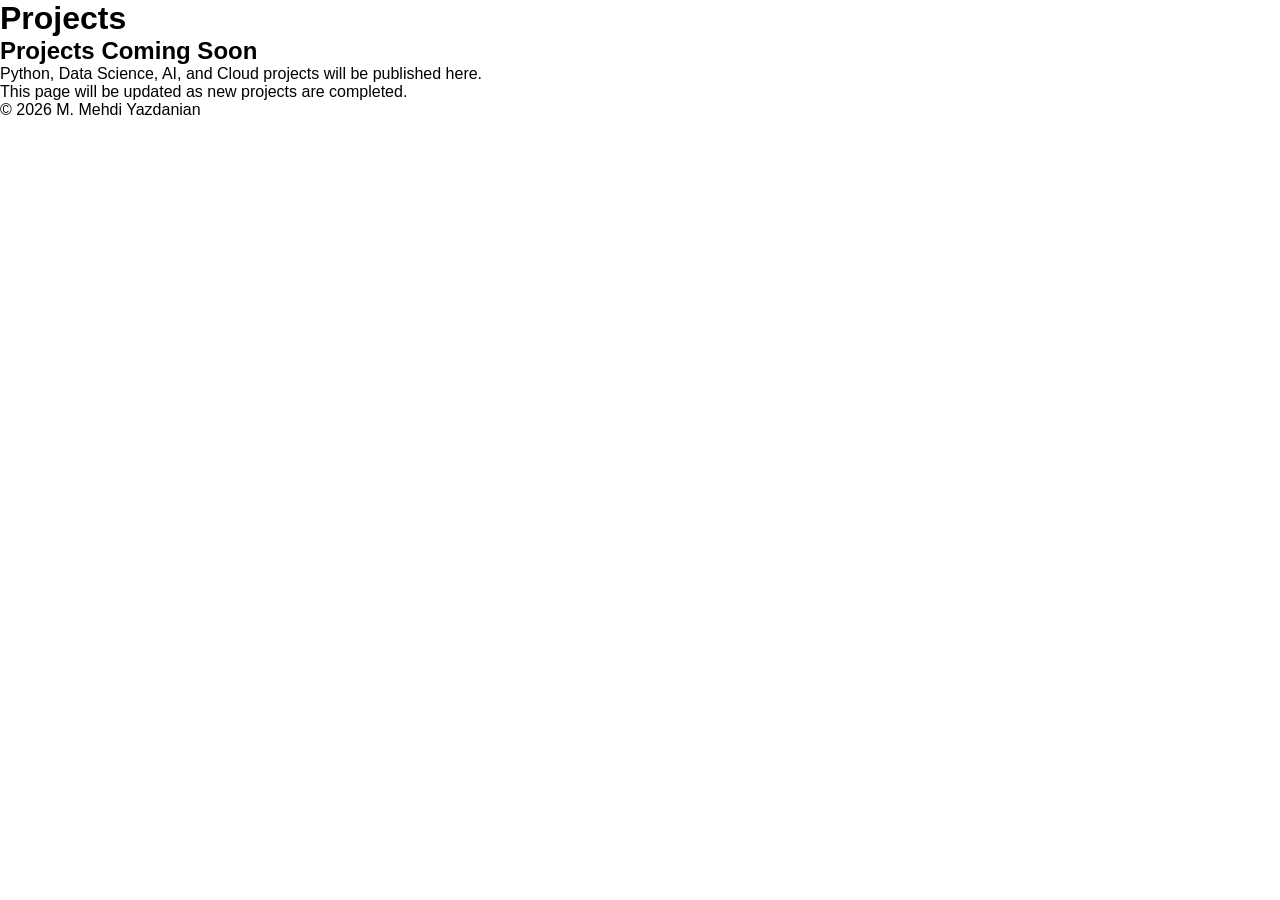
<file: en/projects.html>
<!DOCTYPE html>
<html lang="en">

<head>
    <meta charset="UTF-8">
    <title>Projects</title>
    <link rel="stylesheet" href="../style.css">
</head>

<body>

<header>
    <h1>Projects</h1>
</header>

<section class="coming-soon">

    <h2>Projects Coming Soon</h2>

    <p>
        Python, Data Science, AI,
        and Cloud projects will be published here.
    </p>

    <p>
        This page will be updated as new projects are completed.
    </p>

</section>

<footer>
    <p>© 2026 M. Mehdi Yazdanian</p>
</footer>

</body>
</html>
</file>
<file: style.css>
* {

    margin:0;
    padding:0;
    box-sizing:border-box;

    font-family: Arial, Helvetica, sans-serif;

}



body {

    overflow-x:hidden;

}





.welcome-page {


    height:100vh;

    width:100%;


    background-image:url("images/profile-shadow.png");


    background-size:cover;

    background-position:center;


    position:relative;


    display:flex;

    justify-content:center;

    align-items:center;


}






.overlay {


    position:absolute;


    inset:0;


    background:rgba(245,245,245,0.4);


}







.top-logo {


    position:absolute;


    top:70px;


    text-align:center;


    z-index:2;


}






.logo {


    font-size:85px;


    font-weight:900;


    color:#12304f;


}






.logo span {


    color:#f28c00;


}







.top-logo h2 {


    letter-spacing:6px;


    color:#12304f;


    margin-top:20px;


}







.language-container {


    z-index:2;


    display:flex;


    align-items:center;


    justify-content:center;


    width:90%;


    margin-top:80px;


}







.language-box {


    width:45%;


    text-align:center;


}







.language-box h1 {


    font-size:55px;


    color:#102f52;


    letter-spacing:2px;


}







.line {


    display:flex;


    align-items:center;


    justify-content:center;


    gap:25px;


    margin:25px;


    color:#102f52;


    font-weight:bold;


}







.line span {


    width:90px;


    height:2px;


    background:#f28c00;


}







.language-box h2 {


    color:#102f52;


    letter-spacing:3px;


}







.language-box p {


    margin-top:35px;


    font-size:20px;


    line-height:1.6;


    color:#1b2638;


}







.button {


    display:inline-block;


    margin-top:45px;


    padding:20px 45px;


    background:#102f52;


    color:white;


    text-decoration:none;


    border-radius:10px;


    font-size:18px;


    letter-spacing:1px;


    border-bottom:4px solid #f28c00;


    transition:0.3s;


}







.button:hover {


    background:#f28c00;


    color:white;


}







.divider {


    height:360px;


    width:1px;


    background:#777;


    margin:0 40px;


}








@media(max-width:900px){



.language-container{


    flex-direction:column;


}



.language-box{


    width:90%;


}



.divider{


    display:none;


}



.language-box h1{


    font-size:40px;


}



.top-logo{


    top:30px;


}



.logo{


    font-size:60px;


}


}

/* =========================================================
   PROFESSIONAL PORTFOLIO PAGE
   M. MEHDI YAZDANIAN
   ========================================================= */

.professional-page {

    --navy: #102f52;
    --navy-dark: #0b2340;
    --orange: #f28c00;
    --orange-light: #ffab32;

    --white: #ffffff;
    --off-white: #f7f8fa;
    --light-gray: #e7ebef;
    --gray: #687386;
    --dark: #172033;

    background: var(--white);
    color: var(--dark);

}


/* =========================================================
   HEADER
   ========================================================= */

.professional-header {

    width: 100%;

    min-height: 80px;

    padding: 0 6%;

    display: flex;

    align-items: center;

    justify-content: space-between;

    background: var(--white);

    border-bottom: 1px solid var(--light-gray);

    position: sticky;

    top: 0;

    z-index: 1000;

}

.professional-logo a {

    color: var(--navy);

    text-decoration: none;

    font-size: 34px;

    font-weight: 900;

    letter-spacing: -2px;

}

.professional-logo span {

    color: var(--orange);

}


.professional-header nav {

    display: flex;

    align-items: center;

    gap: 24px;

}

.professional-header nav a {

    color: var(--navy);

    text-decoration: none;

    font-size: 12px;

    font-weight: 700;

    transition: 0.3s ease;

}

.professional-header nav a:hover,
.professional-header nav a.active {

    color: var(--orange);

}


/* =========================================================
   HERO
   ========================================================= */

.professional-hero {

    min-height: 620px;

    display: flex;

    align-items: center;

    background:
        linear-gradient(
            135deg,
            var(--navy-dark),
            var(--navy)
        );

    position: relative;

    overflow: hidden;

}

.professional-hero::after {

    content: "";

    position: absolute;

    width: 550px;

    height: 550px;

    border: 1px solid rgba(242,140,0,0.25);

    border-radius: 50%;

    right: -220px;

    bottom: -250px;

}

.professional-hero-content {

    max-width: 1200px;

    width: 100%;

    margin: 0 auto;

    padding: 90px 40px;

    position: relative;

    z-index: 2;

}

.professional-label {

    color: var(--orange);

    font-size: 13px;

    font-weight: 800;

    letter-spacing: 4px;

    margin-bottom: 25px;

}

.professional-hero h1 {

    color: var(--white);

    font-size: clamp(50px, 7vw, 82px);

    line-height: 1.05;

    letter-spacing: -2px;

    margin-bottom: 25px;

}

.professional-hero h1 span {

    color: var(--orange);

}

.professional-line span {

    display: block;

    width: 85px;

    height: 3px;

    background: var(--orange);

    margin-bottom: 30px;

}

.professional-intro {

    max-width: 650px;

    color: rgba(255,255,255,0.82);

    font-size: 18px;

    line-height: 1.7;

}


/* =========================================================
   BUTTONS
   ========================================================= */

.professional-buttons {

    display: flex;

    flex-wrap: wrap;

    gap: 12px;

    margin-top: 30px;

}

.professional-button {

    display: inline-block;

    padding: 14px 23px;

    text-decoration: none;

    font-size: 12px;

    font-weight: 800;

    letter-spacing: 1px;

    border: 2px solid transparent;

    transition: all 0.3s ease;

}

.professional-button.primary {

    background: var(--orange);

    color: var(--white);

    border-color: var(--orange);

}

.professional-button.primary:hover {

    background: var(--orange-light);

    border-color: var(--orange-light);

    transform: translateY(-2px);

}

.professional-button.secondary {

    background: transparent;

    color: var(--white);

    border-color: rgba(255,255,255,0.5);

}

.professional-button.secondary:hover {

    background: var(--white);

    color: var(--navy);

}


/* =========================================================
   GENERAL SECTIONS
   ========================================================= */

.professional-section {

    max-width: 1200px;

    margin: 0 auto;

    padding: 100px 40px;

}

.professional-heading {

    margin-bottom: 55px;

}

.professional-heading > p:first-child {

    color: var(--orange);

    font-size: 12px;

    font-weight: 800;

    letter-spacing: 3px;

    margin-bottom: 15px;

}

.professional-heading h2 {

    color: var(--navy);

    font-size: 44px;

    line-height: 1.15;

    margin-bottom: 20px;

}

.professional-heading h2 span {

    color: var(--orange);

}

.professional-orange-line {

    width: 70px;

    height: 3px;

    background: var(--orange);

    margin-bottom: 25px;

}

.professional-heading-description {

    max-width: 700px;

    color: var(--gray);

    font-size: 16px;

    line-height: 1.7;

}


/* =========================================================
   PROFILE
   ========================================================= */

.professional-profile-grid {

    display: grid;

    grid-template-columns:
        1.2fr
        0.8fr;

    gap: 70px;

    align-items: start;

}

.professional-text {

    color: var(--gray);

    font-size: 16px;

    line-height: 1.8;

    margin-bottom: 20px;

}

.professional-focus-box {

    background: var(--off-white);

    border-left: 4px solid var(--orange);

    padding: 35px;

}

.professional-focus-box h3 {

    color: var(--navy);

    font-size: 23px;

    margin-bottom: 25px;

}

.professional-focus-list {

    display: flex;

    flex-wrap: wrap;

    gap: 8px;

}

.professional-focus-list span {

    background: var(--navy);

    color: var(--white);

    padding: 9px 12px;

    font-size: 11px;

}


/* =========================================================
   RESUME
   ========================================================= */

.professional-resume-section {

    max-width: none;

    background: var(--off-white);

    padding-left: max(40px, calc((100% - 1120px) / 2));

    padding-right: max(40px, calc((100% - 1120px) / 2));

}

.professional-resume-box {

    max-width: 1120px;

    margin: 0 auto;

    background: var(--white);

    border-left: 5px solid var(--orange);

    padding: 50px;

    display: flex;

    justify-content: space-between;

    align-items: center;

    gap: 50px;

    box-shadow:
        0 15px 40px rgba(16,47,82,0.06);

}

.professional-resume-box h2 {

    color: var(--navy);

    font-size: 44px;

    margin-bottom: 20px;

}

.professional-resume-box h2 span {

    color: var(--orange);

}

.professional-resume-box p:not(.professional-label) {

    max-width: 650px;

    color: var(--gray);

    line-height: 1.7;

}

.professional-cv-icon {

    width: 125px;

    height: 155px;

    background: var(--navy);

    color: var(--white);

    display: flex;

    align-items: center;

    justify-content: center;

    flex-shrink: 0;

    border-bottom: 8px solid var(--orange);

    box-shadow: 10px 10px 0 var(--orange);

}

.professional-cv-icon span {

    font-size: 30px;

    font-weight: 900;

}


/* =========================================================
   TIMELINE
   ========================================================= */

.professional-timeline {

    max-width: 950px;

    margin: 0 auto;

    position: relative;

}

.professional-timeline::before {

    content: "";

    position: absolute;

    left: 135px;

    top: 0;

    bottom: 0;

    width: 2px;

    background: #dce1e6;

}

.professional-timeline-item {

    display: grid;

    grid-template-columns:
        110px
        50px
        1fr;

    gap: 25px;

    margin-bottom: 50px;

}

.professional-timeline-date {

    text-align: right;

    color: var(--orange);

    font-size: 11px;

    font-weight: 800;

    padding-top: 8px;

}

.professional-timeline-content {

    grid-column: 3;

    background: var(--off-white);

    padding: 30px;

    border-left: 4px solid var(--navy);

}

.professional-timeline-content > p:first-child {

    color: var(--orange);

    font-size: 10px;

    font-weight: 800;

    letter-spacing: 2px;

}

.professional-timeline-content h3 {

    color: var(--navy);

    font-size: 23px;

    margin: 10px 0;

}

.professional-timeline-content h4 {

    color: var(--gray);

    font-size: 14px;

    margin-bottom: 15px;

}

.professional-timeline-content p {

    color: var(--gray);

    line-height: 1.7;

}


/* =========================================================
   LEARNING
   ========================================================= */

.professional-learning-section {

    max-width: none;

    background: var(--off-white);

    padding-left: max(40px, calc((100% - 1120px) / 2));

    padding-right: max(40px, calc((100% - 1120px) / 2));

}

.professional-learning-grid {

    max-width: 1120px;

    margin: 0 auto;

    display: grid;

    grid-template-columns:
        repeat(3, 1fr);

    gap: 20px;

}

.professional-learning-card {

    background: var(--white);

    padding: 30px;

    border-top: 3px solid var(--navy);

    transition: all 0.3s ease;

}

.professional-learning-card:hover {

    transform: translateY(-5px);

    border-top-color: var(--orange);

    box-shadow:
        0 15px 30px rgba(16,47,82,0.07);

}

.professional-learning-card > span {

    color: var(--orange);

    font-size: 12px;

    font-weight: 900;

    letter-spacing: 2px;

}

.professional-learning-card h3 {

    color: var(--navy);

    font-size: 20px;

    margin: 20px 0 12px;

}

.professional-learning-card p {

    color: var(--gray);

    font-size: 14px;

    line-height: 1.7;

}


/* =========================================================
   COURSES
   ========================================================= */

.professional-course-grid {

    display: grid;

    grid-template-columns:
        repeat(3, 1fr);

    gap: 25px;

}

.professional-course-card {

    padding: 30px;

    background: var(--white);

    border: 1px solid var(--light-gray);

    border-bottom: 4px solid var(--navy);

    transition: all 0.3s ease;

}

.professional-course-card:hover {

    transform: translateY(-5px);

    border-bottom-color: var(--orange);

}

.professional-course-card > span {

    color: var(--orange);

    font-size: 10px;

    font-weight: 900;

    letter-spacing: 2px;

}

.professional-course-card h3 {

    color: var(--navy);

    font-size: 21px;

    margin: 18px 0 7px;

}

.professional-course-provider {

    color: var(--gray);

    font-size: 13px;

    font-weight: 700;

}

.professional-course-card p {

    color: var(--gray);

    font-size: 14px;

    line-height: 1.7;

}

.professional-course-card a {

    display: inline-block;

    margin-top: 15px;

    color: var(--navy);

    text-decoration: none;

    font-size: 11px;

    font-weight: 900;

}

.professional-course-card a:hover {

    color: var(--orange);

}


/* =========================================================
   SKILLS
   ========================================================= */

.professional-skills-section {

    max-width: none;

    background: var(--navy);

    padding-left: max(40px, calc((100% - 1120px) / 2));

    padding-right: max(40px, calc((100% - 1120px) / 2));

}

.professional-skills-section
.professional-heading h2 {

    color: var(--white);

}

.professional-skills-grid {

    max-width: 1120px;

    margin: 0 auto;

    display: grid;

    grid-template-columns:
        repeat(2, 1fr);

    gap: 20px;

}

.professional-skills-grid > div {

    padding: 30px;

    border: 1px solid rgba(255,255,255,0.12);

}

.professional-skills-grid h3 {

    color: var(--white);

    font-size: 18px;

    margin-bottom: 18px;

}

.professional-skill-tags {

    display: flex;

    flex-wrap: wrap;

    gap: 8px;

}

.professional-skill-tags span {

    color: rgba(255,255,255,0.85);

    border: 1px solid rgba(242,140,0,0.45);

    padding: 8px 11px;

    font-size: 11px;

}

.professional-skill-tags span:hover {

    background: var(--orange);

    color: var(--white);

}


/* =========================================================
   PROJECTS
   ========================================================= */

.professional-project-placeholder {

    border: 2px dashed #d9dfe5;

    padding: 45px;

    display: flex;

    align-items: center;

    gap: 30px;

}

.professional-project-plus {

    width: 65px;

    height: 65px;

    background: var(--navy);

    color: var(--orange);

    border-radius: 50%;

    display: flex;

    align-items: center;

    justify-content: center;

    font-size: 30px;

    flex-shrink: 0;

}

.professional-project-placeholder h3 {

    color: var(--navy);

    font-size: 22px;

    margin-bottom: 10px;

}

.professional-project-placeholder p {

    color: var(--gray);

    max-width: 700px;

    line-height: 1.7;

}


/* =========================================================
   CERTIFICATES BANNER
   ========================================================= */

.professional-certificates-banner {

    padding: 55px max(40px, calc((100% - 1120px) / 2));

    background: var(--orange);

    display: flex;

    align-items: center;

    justify-content: space-between;

    gap: 30px;

}

.professional-certificates-banner p {

    color: var(--navy);

    font-size: 11px;

    font-weight: 900;

    letter-spacing: 2px;

}

.professional-certificates-banner h2 {

    color: var(--white);

    font-size: 32px;

    margin: 8px 0 0;

}

.professional-certificates-banner h2 span {

    color: var(--navy);

}

.professional-certificates-banner a {

    padding: 14px 22px;

    background: var(--navy);

    color: var(--white);

    text-decoration: none;

    font-size: 11px;

    font-weight: 900;

    letter-spacing: 1px;

    flex-shrink: 0;

}

.professional-certificates-banner a:hover {

    background: var(--white);

    color: var(--navy);

}


/* =========================================================
   FOOTER
   ========================================================= */

.professional-footer {

    padding: 55px 30px;

    text-align: center;

    background: var(--navy-dark);

}

.professional-footer-logo {

    color: var(--white);

    font-size: 38px;

    font-weight: 900;

    margin-bottom: 15px;

}

.professional-footer-logo span {

    color: var(--orange);

}

.professional-footer p {

    color: rgba(255,255,255,0.65);

    font-size: 13px;

}

.professional-footer a {

    display: inline-block;

    margin-top: 20px;

    color: var(--orange);

    text-decoration: none;

    font-size: 12px;

    font-weight: 800;

}


/* =========================================================
   TABLET
   ========================================================= */

@media (max-width: 950px) {

    .professional-header nav {

        gap: 12px;

    }

    .professional-header nav a {

        font-size: 10px;

    }

    .professional-profile-grid {

        grid-template-columns: 1fr;

        gap: 40px;

    }

    .professional-learning-grid,
    .professional-course-grid {

        grid-template-columns:
            repeat(2, 1fr);

    }

}


/* =========================================================
   MOBILE
   ========================================================= */

@media (max-width: 700px) {

    .professional-header {

        padding: 18px 20px;

        flex-direction: column;

        gap: 15px;

        position: relative;

    }

    .professional-header nav {

        width: 100%;

        justify-content: center;

        flex-wrap: wrap;

        gap: 10px;

    }

    .professional-section {

        padding: 70px 22px;

    }

    .professional-hero-content {

        padding: 75px 25px;

    }

    .professional-hero h1 {

        font-size: 48px;

    }

    .professional-heading h2 {

        font-size: 34px;

    }

    .professional-buttons {

        flex-direction: column;

        align-items: flex-start;

    }

    .professional-learning-grid,
    .professional-course-grid,
    .professional-skills-grid {

        grid-template-columns: 1fr;

    }

    .professional-resume-box {

        padding: 35px 25px;

        flex-direction: column;

        align-items: flex-start;

    }

    .professional-timeline::before {

        display: none;

    }

    .professional-timeline-item {

        display: block;

        margin-bottom: 35px;

    }

    .professional-timeline-date {

        text-align: left;

        margin-bottom: 10px;

    }

    .professional-timeline-content {

        padding: 25px;

    }

    .professional-certificates-banner {

        padding: 45px 25px;

        flex-direction: column;

        align-items: flex-start;

    }

}


/* =========================================================
   SMALL MOBILE
   ========================================================= */

@media (max-width: 450px) {

    .professional-hero h1 {

        font-size: 40px;

    }

    .professional-button {

        width: 100%;

        text-align: center;

    }

}

/* =========================================================
   PROFESSIONAL HOME PAGE
   ========================================================= */

.professional-home {

    --home-navy: #102f52;
    --home-navy-dark: #0b2340;
    --home-orange: #f28c00;
    --home-orange-light: #ffad3d;

    --home-white: #ffffff;
    --home-light: #f6f8fa;
    --home-border: #e3e8ed;
    --home-gray: #687386;
    --home-dark: #172033;

    margin: 0;

    background: var(--home-white);

    color: var(--home-dark);

}


/* =========================================================
   HEADER
   ========================================================= */

.professional-home .home-header {

    min-height: 78px;

    padding: 0 6%;

    display: flex;

    align-items: center;

    justify-content: space-between;

    background: var(--home-white);

    border-bottom: 1px solid var(--home-border);

    position: sticky;

    top: 0;

    z-index: 1000;

}


.professional-home .home-logo {

    color: var(--home-navy);

    text-decoration: none;

    font-size: 32px;

    font-weight: 900;

    letter-spacing: -2px;

}


.professional-home .home-logo span {

    color: var(--home-orange);

}


.professional-home .home-header nav {

    display: flex;

    align-items: center;

    gap: 25px;

}


.professional-home .home-header nav a {

    color: var(--home-navy);

    text-decoration: none;

    font-size: 12px;

    font-weight: 700;

    transition: color 0.25s ease;

}


.professional-home .home-header nav a:hover,
.professional-home .home-header nav a.active {

    color: var(--home-orange);

}


/* =========================================================
   HERO
   ========================================================= */

.professional-home .home-hero {

    background: var(--home-navy-dark);

    color: var(--home-white);

    min-height: 650px;

    display: flex;

    align-items: center;

}


.professional-home .home-hero-inner {

    width: 100%;

    max-width: 1200px;

    margin: 0 auto;

    padding: 90px 40px;

    display: flex;

    justify-content: space-between;

    align-items: center;

    gap: 80px;

}


.professional-home .home-hero-content {

    max-width: 760px;

}


.professional-home .home-eyebrow {

    color: var(--home-orange);

    font-size: 11px;

    font-weight: 800;

    letter-spacing: 3px;

    margin-bottom: 28px;

}


.professional-home .home-hero h1 {

    margin: 0;

    color: var(--home-white);

    font-size: clamp(58px, 8vw, 100px);

    line-height: 0.95;

    letter-spacing: -4px;

}


.professional-home .home-hero h1 span {

    color: var(--home-orange);

}


.professional-home .home-accent-line {

    width: 85px;

    height: 3px;

    background: var(--home-orange);

    margin: 35px 0 28px;

}


.professional-home .home-tagline {

    color: var(--home-white);

    font-size: 25px;

    line-height: 1.45;

    font-weight: 500;

    margin-bottom: 20px;

}


.professional-home .home-introduction {

    max-width: 610px;

    color: rgba(255,255,255,0.68);

    font-size: 16px;

    line-height: 1.8;

}


.professional-home .home-hero-side {

    min-width: 150px;

    border-left: 1px solid rgba(255,255,255,0.2);

    padding-left: 35px;

}


.professional-home .home-side-line {

    width: 35px;

    height: 3px;

    background: var(--home-orange);

    margin-bottom: 20px;

}


.professional-home .home-hero-side p {

    color: rgba(255,255,255,0.65);

    font-size: 10px;

    font-weight: 800;

    letter-spacing: 2px;

    line-height: 1.7;

}


.professional-home .home-hero-side span {

    display: block;

    margin-top: 35px;

    color: var(--home-orange);

    font-size: 13px;

    font-weight: 800;

}


/* =========================================================
   BUTTONS
   ========================================================= */

.professional-home .home-actions {

    display: flex;

    gap: 12px;

    flex-wrap: wrap;

    margin-top: 30px;

}


.professional-home .home-button {

    display: inline-block;

    padding: 14px 22px;

    text-decoration: none;

    font-size: 11px;

    font-weight: 800;

    letter-spacing: 1px;

    transition: all 0.25s ease;

}


.professional-home .home-button-primary {

    background: var(--home-orange);

    color: var(--home-white);

    border: 2px solid var(--home-orange);

}


.professional-home .home-button-primary:hover {

    background: var(--home-orange-light);

    border-color: var(--home-orange-light);

    transform: translateY(-2px);

}


.professional-home .home-button-secondary {

    background: transparent;

    color: var(--home-white);

    border: 2px solid rgba(255,255,255,0.35);

}


.professional-home .home-button-secondary:hover {

    background: var(--home-white);

    color: var(--home-navy);

}


/* =========================================================
   GENERAL
   ========================================================= */

.professional-home .home-section-label {

    color: var(--home-orange);

    font-size: 11px;

    font-weight: 800;

    letter-spacing: 3px;

}


.professional-home .home-intro-section {

    max-width: 1120px;

    margin: 0 auto;

    padding: 100px 40px;

}


.professional-home .home-intro-grid {

    display: grid;

    grid-template-columns: 1fr 1fr;

    gap: 80px;

    margin-top: 30px;

}


.professional-home .home-intro-grid h2 {

    color: var(--home-navy);

    font-size: 45px;

    line-height: 1.1;

    letter-spacing: -1px;

}


.professional-home .home-intro-grid h2 span {

    color: var(--home-orange);

}


.professional-home .home-intro-grid p {

    color: var(--home-gray);

    font-size: 16px;

    line-height: 1.8;

    margin-bottom: 18px;

}


/* =========================================================
   FOCUS
   ========================================================= */

.professional-home .home-focus-section {

    background: var(--home-light);

    padding: 100px 40px;

}


.professional-home .home-section-heading {

    max-width: 1120px;

    margin: 0 auto 45px;

}


.professional-home .home-section-heading p {

    color: var(--home-orange);

    font-size: 11px;

    font-weight: 800;

    letter-spacing: 3px;

}


.professional-home .home-section-heading h2 {

    color: var(--home-navy);

    font-size: 42px;

    margin-top: 12px;

}


.professional-home .home-section-heading h2 span {

    color: var(--home-orange);

}


.professional-home .home-focus-grid {

    max-width: 1120px;

    margin: 0 auto;

    display: grid;

    grid-template-columns: repeat(3, 1fr);

    gap: 20px;

}


.professional-home .home-focus-card {

    display: block;

    padding: 35px;

    background: var(--home-white);

    border: 1px solid var(--home-border);

    border-top: 3px solid var(--home-navy);

    text-decoration: none;

    transition: all 0.25s ease;

}


.professional-home .home-focus-card:hover {

    transform: translateY(-5px);

    border-top-color: var(--home-orange);

    box-shadow: 0 15px 35px rgba(16,47,82,0.08);

}


.professional-home .home-card-number {

    color: var(--home-orange);

    font-size: 12px;

    font-weight: 900;

}


.professional-home .home-focus-card h3 {

    color: var(--home-navy);

    font-size: 23px;

    margin: 22px 0 12px;

}


.professional-home .home-focus-card p {

    color: var(--home-gray);

    font-size: 14px;

    line-height: 1.7;

    min-height: 72px;

}


.professional-home .home-focus-card strong {

    display: inline-block;

    margin-top: 20px;

    color: var(--home-orange);

    font-size: 10px;

    letter-spacing: 1px;

}


/* =========================================================
   TECHNOLOGY
   ========================================================= */

.professional-home .home-technology-section {

    background: var(--home-navy);

    color: var(--home-white);

    padding: 90px 40px;

}


.professional-home .home-technology-inner {

    max-width: 1120px;

    margin: 0 auto;

    display: grid;

    grid-template-columns: 1fr 1fr;

    gap: 80px;

    align-items: center;

}


.professional-home .home-technology-inner h2 {

    color: var(--home-white);

    font-size: 45px;

    line-height: 1.15;

    margin-top: 15px;

}


.professional-home .home-technology-inner h2 span {

    color: var(--home-orange);

}


.professional-home .home-technology-text p {

    color: rgba(255,255,255,0.7);

    font-size: 15px;

    line-height: 1.8;

}


.professional-home .home-skill-list {

    display: flex;

    flex-wrap: wrap;

    gap: 8px;

    margin-top: 25px;

}


.professional-home .home-skill-list span {

    border: 1px solid rgba(242,140,0,0.5);

    color: var(--home-white);

    padding: 9px 12px;

    font-size: 10px;

    font-weight: 700;

}


/* =========================================================
   FINAL
   ========================================================= */

.professional-home .home-final-section {

    text-align: center;

    padding: 100px 30px;

}


.professional-home .home-final-section > p {

    color: var(--home-orange);

    font-size: 11px;

    font-weight: 800;

    letter-spacing: 3px;

}


.professional-home .home-final-section h2 {

    color: var(--home-navy);

    font-size: 44px;

    line-height: 1.15;

    margin: 18px 0 30px;

}


.professional-home .home-final-section h2 span {

    color: var(--home-orange);

}


/* =========================================================
   FOOTER
   ========================================================= */

.professional-home .home-footer {

    background: var(--home-navy-dark);

    text-align: center;

    padding: 45px 20px;

}


.professional-home .home-footer-logo {

    color: var(--home-white);

    font-size: 34px;

    font-weight: 900;

}


.professional-home .home-footer-logo span {

    color: var(--home-orange);

}


.professional-home .home-footer p {

    color: rgba(255,255,255,0.5);

    font-size: 12px;

    margin-top: 8px;

}


/* =========================================================
   MOBILE
   ========================================================= */

@media (max-width: 850px) {

    .professional-home .home-header {

        padding: 18px 25px;

        flex-direction: column;

        gap: 15px;

    }


    .professional-home .home-header nav {

        justify-content: center;

        flex-wrap: wrap;

        gap: 10px 16px;

    }


    .professional-home .home-hero-inner {

        padding: 75px 25px;

        flex-direction: column;

        align-items: flex-start;

    }


    .professional-home .home-hero-side {

        display: none;

    }


    .professional-home .home-intro-grid,
    .professional-home .home-technology-inner {

        grid-template-columns: 1fr;

        gap: 35px;

    }


    .professional-home .home-focus-grid {

        grid-template-columns: 1fr;

    }

}


@media (max-width: 500px) {

    .professional-home .home-hero h1 {

        font-size: 52px;

        letter-spacing: -2px;

    }


    .professional-home .home-tagline {

        font-size: 21px;

    }


    .professional-home .home-intro-section,
    .professional-home .home-focus-section,
    .professional-home .home-technology-section {

        padding-left: 22px;

        padding-right: 22px;

    }


    .professional-home .home-intro-grid h2,
    .professional-home .home-technology-inner h2,
    .professional-home .home-section-heading h2 {

        font-size: 34px;

    }


    .professional-home .home-actions {

        flex-direction: column;

        align-items: stretch;

    }


    .professional-home .home-button {

        text-align: center;

    }

}
</file>
